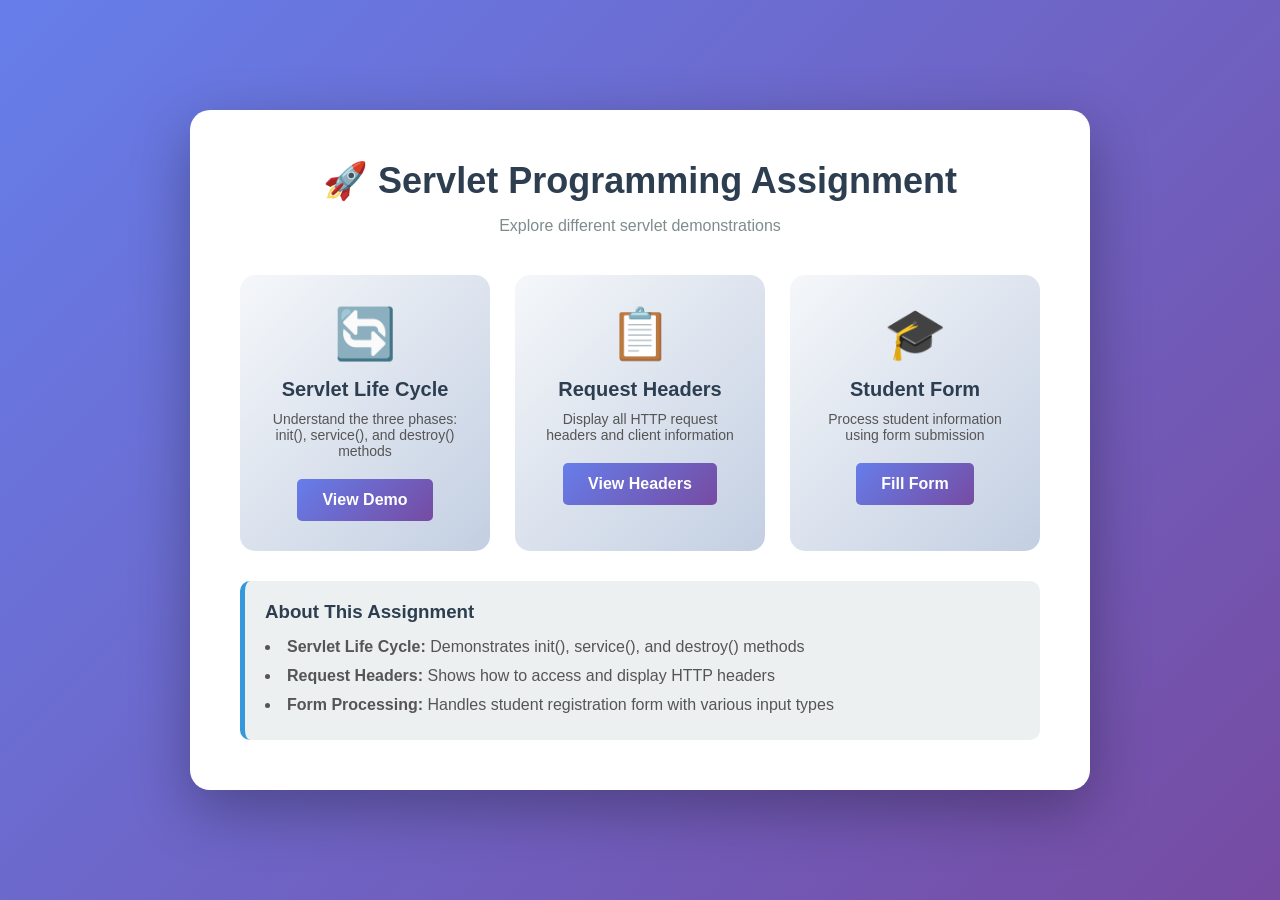
<file: ServletProject/index.html>
<!DOCTYPE html>
<html lang="en">
<head>
    <meta charset="UTF-8">
    <meta name="viewport" content="width=device-width, initial-scale=1.0">
    <title>Servlet Assignment - Home</title>
    <style>
        * {
            margin: 0;
            padding: 0;
            box-sizing: border-box;
        }
        
        body {
            font-family: 'Segoe UI', Tahoma, Geneva, Verdana, sans-serif;
            background: linear-gradient(135deg, #667eea 0%, #764ba2 100%);
            min-height: 100vh;
            display: flex;
            align-items: center;
            justify-content: center;
            padding: 20px;
        }
        
        .container {
            background: white;
            padding: 50px;
            border-radius: 20px;
            box-shadow: 0 20px 60px rgba(0,0,0,0.3);
            max-width: 900px;
            width: 100%;
        }
        
        h1 {
            color: #2c3e50;
            text-align: center;
            margin-bottom: 15px;
            font-size: 36px;
        }
        
        .subtitle {
            text-align: center;
            color: #7f8c8d;
            margin-bottom: 40px;
            font-size: 16px;
        }
        
        .cards {
            display: grid;
            grid-template-columns: repeat(auto-fit, minmax(250px, 1fr));
            gap: 25px;
            margin-top: 30px;
        }
        
        .card {
            background: linear-gradient(135deg, #f5f7fa 0%, #c3cfe2 100%);
            padding: 30px;
            border-radius: 15px;
            text-align: center;
            transition: transform 0.3s, box-shadow 0.3s;
            cursor: pointer;
        }
        
        .card:hover {
            transform: translateY(-10px);
            box-shadow: 0 15px 30px rgba(0,0,0,0.2);
        }
        
        .card-icon {
            font-size: 50px;
            margin-bottom: 15px;
        }
        
        .card h2 {
            color: #2c3e50;
            margin-bottom: 10px;
            font-size: 20px;
        }
        
        .card p {
            color: #555;
            font-size: 14px;
            margin-bottom: 20px;
        }
        
        .card a {
            display: inline-block;
            background: linear-gradient(135deg, #667eea 0%, #764ba2 100%);
            color: white;
            text-decoration: none;
            padding: 12px 25px;
            border-radius: 5px;
            font-weight: 600;
            transition: transform 0.3s;
        }
        
        .card a:hover {
            transform: scale(1.05);
        }
        
        .info {
            background: #ecf0f1;
            padding: 20px;
            border-radius: 10px;
            margin-top: 30px;
            border-left: 5px solid #3498db;
        }
        
        .info h3 {
            color: #2c3e50;
            margin-bottom: 10px;
        }
        
        .info ul {
            list-style-position: inside;
            color: #555;
            line-height: 1.8;
        }
    </style>
</head>
<body>
    <div class="container">
        <h1>🚀 Servlet Programming Assignment</h1>
        <p class="subtitle">Explore different servlet demonstrations</p>
        
        <div class="cards">
            <div class="card">
                <div class="card-icon">🔄</div>
                <h2>Servlet Life Cycle</h2>
                <p>Understand the three phases: init(), service(), and destroy() methods</p>
                <a href="LifeCycleServlet">View Demo</a>
            </div>
            
            <div class="card">
                <div class="card-icon">📋</div>
                <h2>Request Headers</h2>
                <p>Display all HTTP request headers and client information</p>
                <a href="RequestHeaderServlet">View Headers</a>
            </div>
            
            <div class="card">
                <div class="card-icon">🎓</div>
                <h2>Student Form</h2>
                <p>Process student information using form submission</p>
                <a href="student-form.html">Fill Form</a>
            </div>
        </div>
        
        <div class="info">
            <h3>About This Assignment</h3>
            <ul>
                <li><strong>Servlet Life Cycle:</strong> Demonstrates init(), service(), and destroy() methods</li>
                <li><strong>Request Headers:</strong> Shows how to access and display HTTP headers</li>
                <li><strong>Form Processing:</strong> Handles student registration form with various input types</li>
            </ul>
        </div>
    </div>
</body>
</html>
</file>
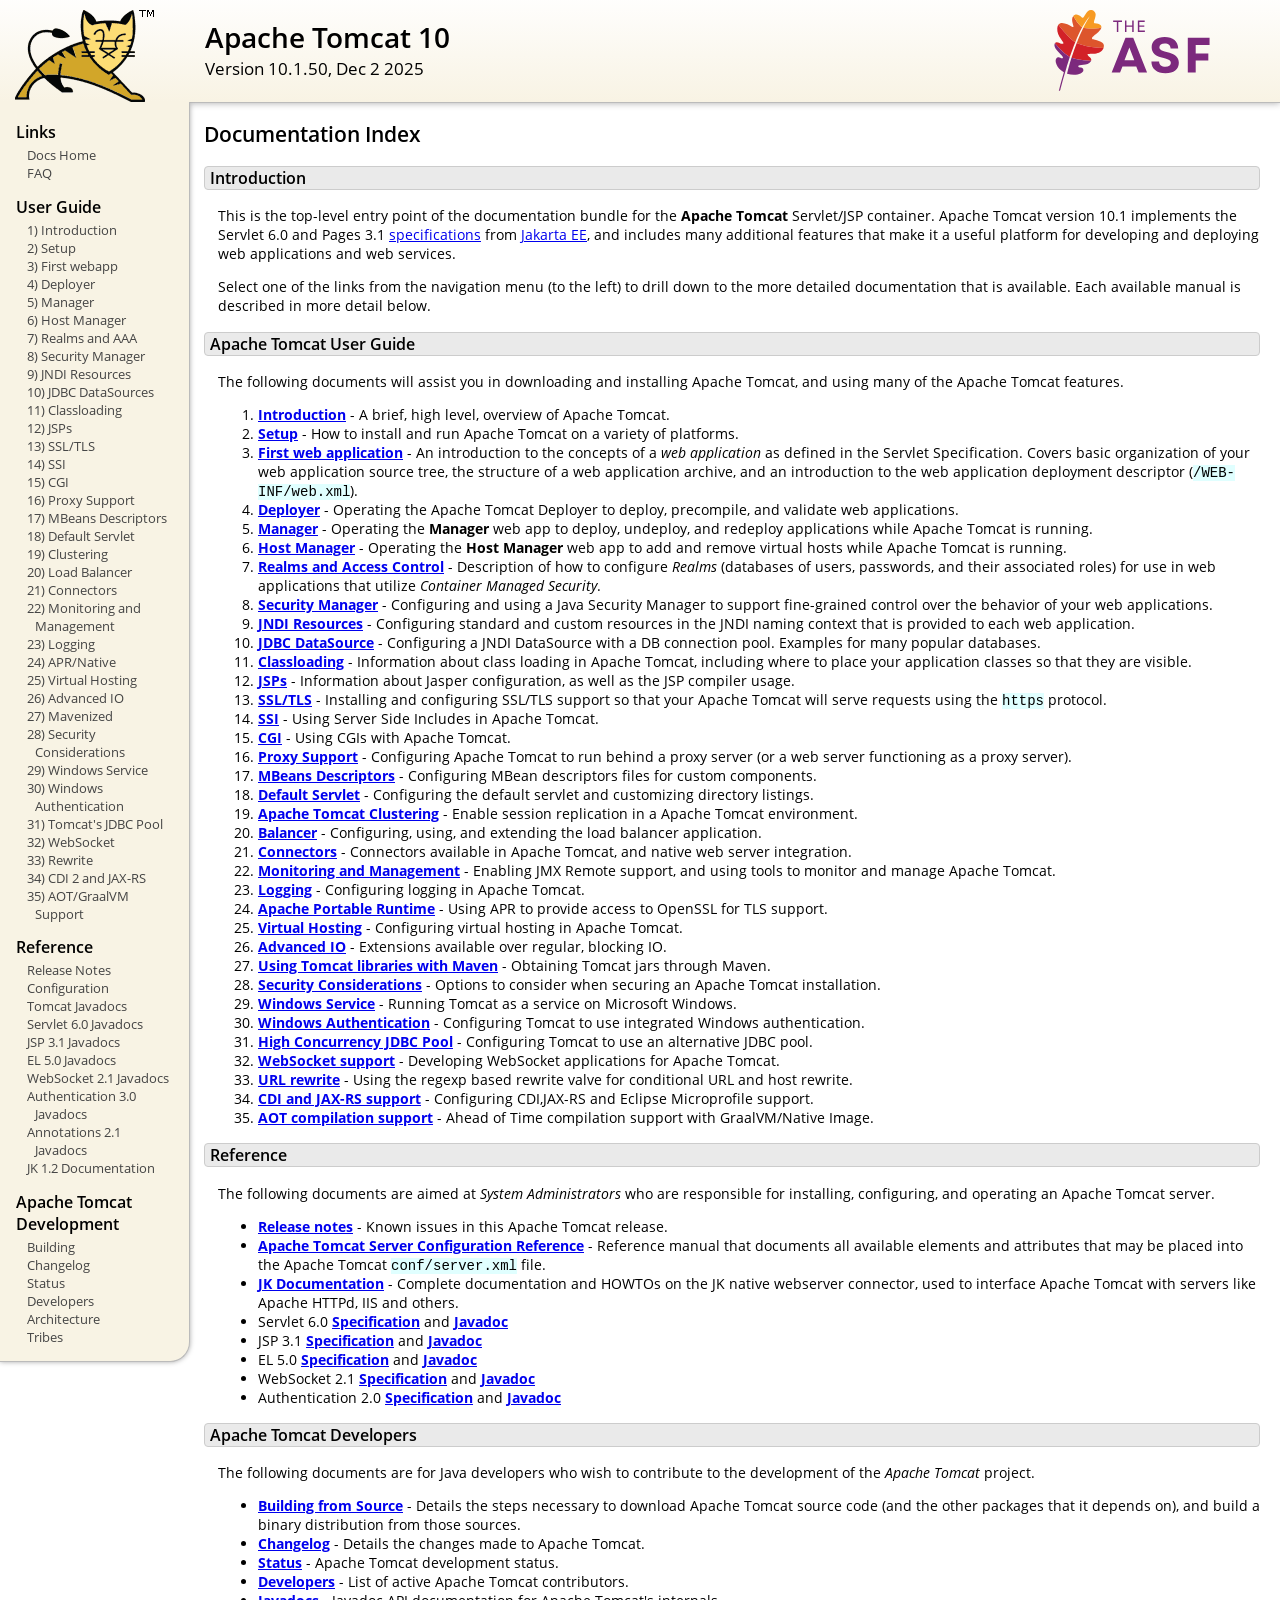
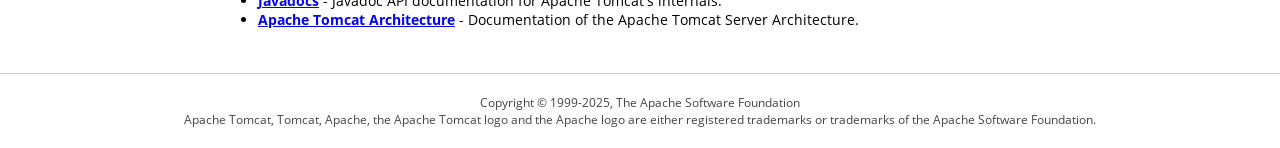
<file: apache-tomcat-10.1.50/webapps/docs/index.html>
<!DOCTYPE html SYSTEM "about:legacy-compat">
<html lang="en"><head><META http-equiv="Content-Type" content="text/html; charset=UTF-8"><link href="./images/docs-stylesheet.css" rel="stylesheet" type="text/css"><title>Apache Tomcat 10 (10.1.50) - Documentation Index</title></head><body><div id="wrapper"><header><div id="header"><div><div><div class="logo noPrint"><a href="https://tomcat.apache.org/"><img alt="Tomcat Home" src="./images/tomcat.png"></a></div><div style="height: 1px;"></div><div class="asfLogo noPrint"><a href="https://www.apache.org/" target="_blank"><img src="./images/asf-logo.svg" alt="The Apache Software Foundation" style="width: 266px; height: 83px;"></a></div><h1>Apache Tomcat 10</h1><div class="versionInfo">
            Version 10.1.50,
            <time datetime="2025-12-02">Dec 2 2025</time></div><div style="height: 1px;"></div><div style="clear: left;"></div></div></div></div></header><div id="middle"><div><div id="mainLeft" class="noprint"><div><nav><div><h2>Links</h2><ul><li><a href="index.html">Docs Home</a></li><li><a href="https://cwiki.apache.org/confluence/display/TOMCAT/FAQ">FAQ</a></li></ul></div><div><h2>User Guide</h2><ul><li><a href="introduction.html">1) Introduction</a></li><li><a href="setup.html">2) Setup</a></li><li><a href="appdev/index.html">3) First webapp</a></li><li><a href="deployer-howto.html">4) Deployer</a></li><li><a href="manager-howto.html">5) Manager</a></li><li><a href="host-manager-howto.html">6) Host Manager</a></li><li><a href="realm-howto.html">7) Realms and AAA</a></li><li><a href="security-manager-howto.html">8) Security Manager</a></li><li><a href="jndi-resources-howto.html">9) JNDI Resources</a></li><li><a href="jndi-datasource-examples-howto.html">10) JDBC DataSources</a></li><li><a href="class-loader-howto.html">11) Classloading</a></li><li><a href="jasper-howto.html">12) JSPs</a></li><li><a href="ssl-howto.html">13) SSL/TLS</a></li><li><a href="ssi-howto.html">14) SSI</a></li><li><a href="cgi-howto.html">15) CGI</a></li><li><a href="proxy-howto.html">16) Proxy Support</a></li><li><a href="mbeans-descriptors-howto.html">17) MBeans Descriptors</a></li><li><a href="default-servlet.html">18) Default Servlet</a></li><li><a href="cluster-howto.html">19) Clustering</a></li><li><a href="balancer-howto.html">20) Load Balancer</a></li><li><a href="connectors.html">21) Connectors</a></li><li><a href="monitoring.html">22) Monitoring and Management</a></li><li><a href="logging.html">23) Logging</a></li><li><a href="apr.html">24) APR/Native</a></li><li><a href="virtual-hosting-howto.html">25) Virtual Hosting</a></li><li><a href="aio.html">26) Advanced IO</a></li><li><a href="maven-jars.html">27) Mavenized</a></li><li><a href="security-howto.html">28) Security Considerations</a></li><li><a href="windows-service-howto.html">29) Windows Service</a></li><li><a href="windows-auth-howto.html">30) Windows Authentication</a></li><li><a href="jdbc-pool.html">31) Tomcat's JDBC Pool</a></li><li><a href="web-socket-howto.html">32) WebSocket</a></li><li><a href="rewrite.html">33) Rewrite</a></li><li><a href="cdi.html">34) CDI 2 and JAX-RS</a></li><li><a href="graal.html">35) AOT/GraalVM Support</a></li></ul></div><div><h2>Reference</h2><ul><li><a href="RELEASE-NOTES.txt">Release Notes</a></li><li><a href="config/index.html">Configuration</a></li><li><a href="api/index.html">Tomcat Javadocs</a></li><li><a href="servletapi/index.html">Servlet 6.0 Javadocs</a></li><li><a href="jspapi/index.html">JSP 3.1 Javadocs</a></li><li><a href="elapi/index.html">EL 5.0 Javadocs</a></li><li><a href="websocketapi/index.html">WebSocket 2.1 Javadocs</a></li><li><a href="jaspicapi/index.html">Authentication 3.0 Javadocs</a></li><li><a href="annotationapi/index.html">Annotations 2.1 Javadocs</a></li><li><a href="https://tomcat.apache.org/connectors-doc/">JK 1.2 Documentation</a></li></ul></div><div><h2>Apache Tomcat Development</h2><ul><li><a href="building.html">Building</a></li><li><a href="changelog.html">Changelog</a></li><li><a href="https://cwiki.apache.org/confluence/display/TOMCAT/Tomcat+Versions">Status</a></li><li><a href="developers.html">Developers</a></li><li><a href="architecture/index.html">Architecture</a></li><li><a href="tribes/introduction.html">Tribes</a></li></ul></div></nav></div></div><div id="mainRight"><div id="content"><h2>Documentation Index</h2><h3 id="Introduction">Introduction</h3><div class="text">

<p>This is the top-level entry point of the documentation bundle for the
<strong>Apache Tomcat</strong> Servlet/JSP container.  Apache Tomcat version
10.1 implements the Servlet 6.0 and Pages 3.1
<a href="https://cwiki.apache.org/confluence/display/TOMCAT/Specifications">specifications</a> from
<a href="https://jakarta.ee/">Jakarta EE</a>, and includes many
additional features that make it a useful platform for developing and deploying
web applications and web services.</p>

<p>Select one of the links from the navigation menu (to the left) to drill
down to the more detailed documentation that is available.  Each available
manual is described in more detail below.</p>

</div><h3 id="Apache_Tomcat_User_Guide">Apache Tomcat User Guide</h3><div class="text">

<p>The following documents will assist you in downloading and installing
Apache Tomcat, and using many of the Apache Tomcat features.</p>

<ol>
<li><a href="introduction.html"><strong>Introduction</strong></a> - A
    brief, high level, overview of Apache Tomcat.</li>
<li><a href="setup.html"><strong>Setup</strong></a> - How to install and run
    Apache Tomcat on a variety of platforms.</li>
<li><a href="appdev/index.html"><strong>First web application</strong></a>
    - An introduction to the concepts of a <em>web application</em> as defined
    in the Servlet Specification.  Covers basic organization of your web application
    source tree, the structure of a web application archive, and an
    introduction to the web application deployment descriptor
    (<code>/WEB-INF/web.xml</code>).</li>
<li><a href="deployer-howto.html"><strong>Deployer</strong></a> -
    Operating the Apache Tomcat Deployer to deploy, precompile, and validate web
    applications.</li>
<li><a href="manager-howto.html"><strong>Manager</strong></a> -
    Operating the <strong>Manager</strong> web app to deploy, undeploy, and
    redeploy applications while Apache Tomcat is running.</li>
<li><a href="host-manager-howto.html"><strong>Host Manager</strong></a> -
    Operating the <strong>Host Manager</strong> web app to add and remove
    virtual hosts while Apache Tomcat is running.</li>
<li><a href="realm-howto.html"><strong>Realms and Access Control</strong></a>
    - Description of how to configure <em>Realms</em> (databases of users,
    passwords, and their associated roles) for use in web applications that
    utilize <em>Container Managed Security</em>.</li>
<li><a href="security-manager-howto.html"><strong>Security Manager</strong></a>
    - Configuring and using a Java Security Manager to
    support fine-grained control over the behavior of your web applications.
    </li>
<li><a href="jndi-resources-howto.html"><strong>JNDI Resources</strong></a>
    - Configuring standard and custom resources in the JNDI naming context
    that is provided to each web application.</li>
<li><a href="jndi-datasource-examples-howto.html">
    <strong>JDBC DataSource</strong></a>
    - Configuring a JNDI DataSource with a DB connection pool.
    Examples for many popular databases.</li>
<li><a href="class-loader-howto.html"><strong>Classloading</strong></a>
    - Information about class loading in Apache Tomcat, including where to place
    your application classes so that they are visible.</li>
<li><a href="jasper-howto.html"><strong>JSPs</strong></a>
    - Information about Jasper configuration, as well as the JSP compiler
    usage.</li>
<li><a href="ssl-howto.html"><strong>SSL/TLS</strong></a> -
    Installing and configuring SSL/TLS support so that your Apache Tomcat will
    serve requests using the <code>https</code> protocol.</li>
<li><a href="ssi-howto.html"><strong>SSI</strong></a> -
    Using Server Side Includes in Apache Tomcat.</li>
<li><a href="cgi-howto.html"><strong>CGI</strong></a> -
    Using CGIs with Apache Tomcat.</li>
<li><a href="proxy-howto.html"><strong>Proxy Support</strong></a> -
    Configuring Apache Tomcat to run behind a proxy server (or a web server
    functioning as a proxy server).</li>
<li><a href="mbeans-descriptors-howto.html"><strong>MBeans Descriptors</strong></a> -
    Configuring MBean descriptors files for custom components.</li>
<li><a href="default-servlet.html"><strong>Default Servlet</strong></a> -
    Configuring the default servlet and customizing directory listings.</li>
<li><a href="cluster-howto.html"><strong>Apache Tomcat Clustering</strong></a> -
    Enable session replication in a Apache Tomcat environment.</li>
<li><a href="balancer-howto.html"><strong>Balancer</strong></a> -
    Configuring, using, and extending the load balancer application.</li>
<li><a href="connectors.html"><strong>Connectors</strong></a> -
    Connectors available in Apache Tomcat, and native web server integration.</li>
<li><a href="monitoring.html"><strong>Monitoring and Management</strong></a> -
    Enabling JMX Remote support, and using tools to monitor and manage Apache Tomcat.</li>
<li><a href="logging.html"><strong>Logging</strong></a> -
    Configuring logging in Apache Tomcat.</li>
<li><a href="apr.html"><strong>Apache Portable Runtime</strong></a> -
    Using APR to provide access to OpenSSL for TLS support.</li>
<li><a href="virtual-hosting-howto.html"><strong>Virtual Hosting</strong></a> -
    Configuring virtual hosting in Apache Tomcat.</li>
<li><a href="aio.html"><strong>Advanced IO</strong></a> -
    Extensions available over regular, blocking IO.</li>
<li><a href="maven-jars.html"><strong>Using Tomcat libraries with Maven</strong></a> -
    Obtaining Tomcat jars through Maven.</li>
<li><a href="security-howto.html"><strong>Security Considerations</strong></a> -
    Options to consider when securing an Apache Tomcat installation.</li>
<li><a href="windows-service-howto.html"><strong>Windows Service</strong></a> -
    Running Tomcat as a service on Microsoft Windows.</li>
<li><a href="windows-auth-howto.html"><strong>Windows Authentication</strong></a> -
    Configuring Tomcat to use integrated Windows authentication.</li>
<li><a href="jdbc-pool.html"><strong>High Concurrency JDBC Pool</strong></a> -
    Configuring Tomcat to use an alternative JDBC pool.</li>
<li><a href="web-socket-howto.html"><strong>WebSocket support</strong></a> -
    Developing WebSocket applications for Apache Tomcat.</li>
<li><a href="rewrite.html"><strong>URL rewrite</strong></a> -
    Using the regexp based rewrite valve for conditional URL and host rewrite.</li>
<li><a href="cdi.html"><strong>CDI and JAX-RS support</strong></a> -
    Configuring CDI,JAX-RS and Eclipse Microprofile support.</li>
<li><a href="graal.html"><strong>AOT compilation support</strong></a> -
    Ahead of Time compilation support with GraalVM/Native Image.</li>
</ol>

</div><h3 id="Reference">Reference</h3><div class="text">

<p>The following documents are aimed at <em>System Administrators</em> who
are responsible for installing, configuring, and operating an Apache Tomcat server.
</p>
<ul>
<li><a href="RELEASE-NOTES.txt"><strong>Release notes</strong></a>
    - Known issues in this Apache Tomcat release.
    </li>
<li><a href="config/index.html"><strong>Apache Tomcat Server Configuration Reference</strong></a>
    - Reference manual that documents all available elements and attributes
      that may be placed into the Apache Tomcat <code>conf/server.xml</code> file.
    </li>
<li><a href="https://tomcat.apache.org/connectors-doc/index.html"><strong>JK Documentation</strong></a>
    - Complete documentation and HOWTOs on the JK native webserver connector,
      used to interface Apache Tomcat with servers like Apache HTTPd, IIS
      and others.</li>
<li>Servlet 6.0
    <a href="https://jakarta.ee/specifications/servlet/6.0/">
    <strong>Specification</strong></a> and
    <a href="https://jakarta.ee/specifications/servlet/6.0/apidocs">
    <strong>Javadoc</strong></a>
    </li>
<li>JSP 3.1
    <a href="https://jakarta.ee/specifications/pages/3.1/">
    <strong>Specification</strong></a> and
    <a href="https://jakarta.ee/specifications/pages/3.1/apidocs">
    <strong>Javadoc</strong></a>
    </li>
<li>EL 5.0
    <a href="https://jakarta.ee/specifications/expression-language/5.0/">
    <strong>Specification</strong></a> and
    <a href="https://jakarta.ee/specifications/expression-language/5.0/apidocs">
    <strong>Javadoc</strong></a>
    </li>
<li>WebSocket 2.1
    <a href="https://jakarta.ee/specifications/websocket/2.1/">
    <strong>Specification</strong></a> and
    <a href="https://jakarta.ee/specifications/websocket/2.1/apidocs">
    <strong>Javadoc</strong></a>
    </li>
<li>Authentication 2.0
    <a href="https://jakarta.ee/specifications/authentication/2.0/">
    <strong>Specification</strong></a> and
    <a href="https://jakarta.ee/specifications/authentication/2.0/apidocs">
    <strong>Javadoc</strong></a>
    </li>
</ul>

</div><h3 id="Apache_Tomcat_Developers">Apache Tomcat Developers</h3><div class="text">

<p>The following documents are for Java developers who wish to contribute to
the development of the <em>Apache Tomcat</em> project.</p>
<ul>
<li><a href="building.html"><strong>Building from Source</strong></a> -
    Details the steps necessary to download Apache Tomcat source code (and the
    other packages that it depends on), and build a binary distribution from
    those sources.
    </li>
<li><a href="changelog.html"><strong>Changelog</strong></a> - Details the
    changes made to Apache Tomcat.
    </li>
<li><a href="https://cwiki.apache.org/confluence/display/TOMCAT/Tomcat+Versions"><strong>Status</strong></a> -
    Apache Tomcat development status.
    </li>
<li><a href="developers.html"><strong>Developers</strong></a> - List of active
    Apache Tomcat contributors.
    </li>
<li><a href="api/index.html"><strong>Javadocs</strong></a>
    - Javadoc API documentation for Apache Tomcat's internals.</li>
<li><a href="architecture/index.html"><strong>Apache Tomcat Architecture</strong></a>
    - Documentation of the Apache Tomcat Server Architecture.</li>
</ul>

</div></div></div></div></div><footer><div id="footer">
    Copyright &copy; 1999-2025, The Apache Software Foundation
    <br>
    Apache Tomcat, Tomcat, Apache, the Apache Tomcat logo and the Apache logo
    are either registered trademarks or trademarks of the Apache Software
    Foundation.
    </div></footer></div></body></html>
</file>
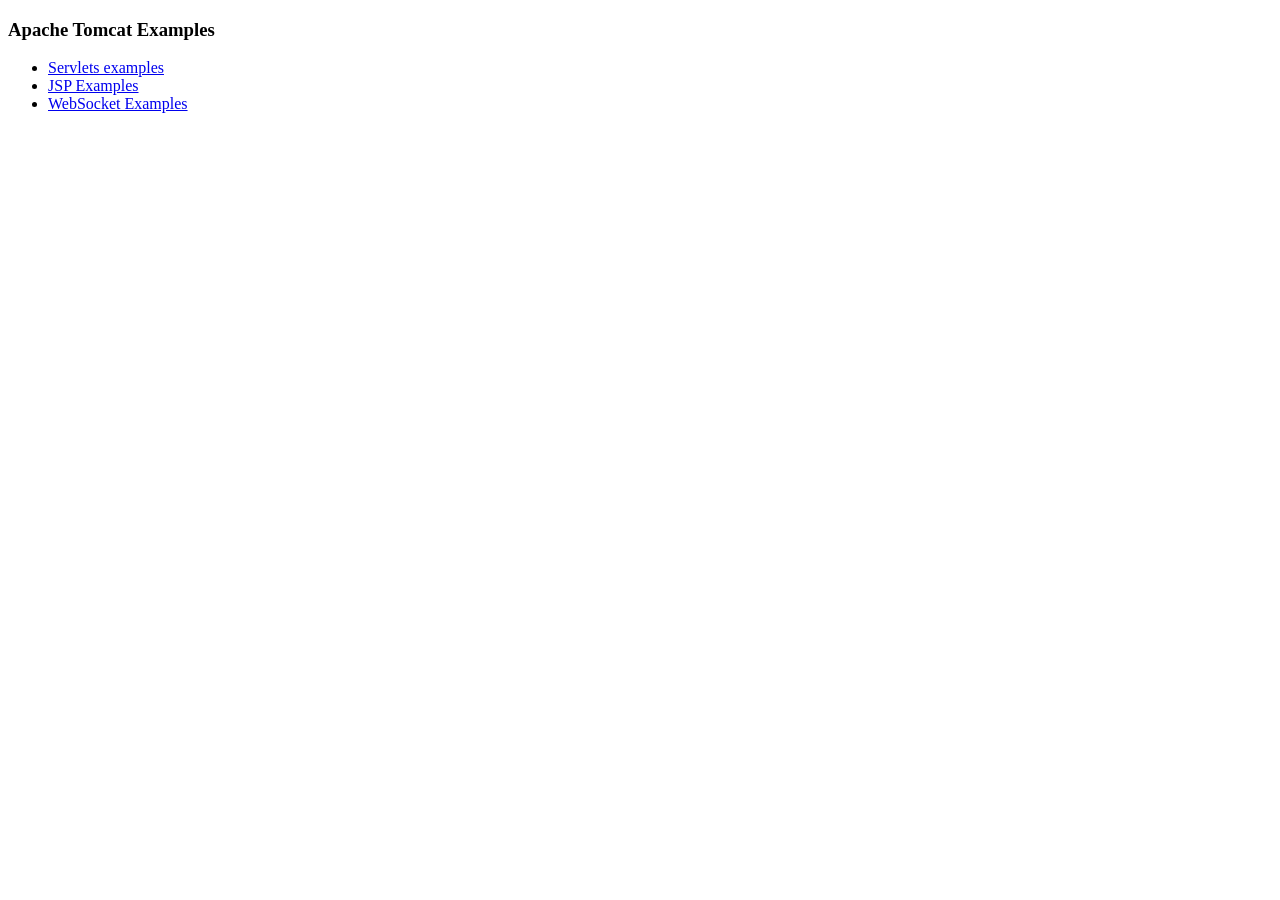
<file: apache-tomcat-10.1.50/webapps/examples/index.html>
<!--
  Licensed to the Apache Software Foundation (ASF) under one or more
  contributor license agreements.  See the NOTICE file distributed with
  this work for additional information regarding copyright ownership.
  The ASF licenses this file to You under the Apache License, Version 2.0
  (the "License"); you may not use this file except in compliance with
  the License.  You may obtain a copy of the License at

      http://www.apache.org/licenses/LICENSE-2.0

  Unless required by applicable law or agreed to in writing, software
  distributed under the License is distributed on an "AS IS" BASIS,
  WITHOUT WARRANTIES OR CONDITIONS OF ANY KIND, either express or implied.
  See the License for the specific language governing permissions and
  limitations under the License.
-->
<!DOCTYPE HTML><html lang="en"><head>
<meta charset="UTF-8">
<title>Apache Tomcat Examples</title>
</head>
<body>
<p>
<h3>Apache Tomcat Examples</H3>
<p></p>
<ul>
<li><a href="servlets">Servlets examples</a></li>
<li><a href="jsp">JSP Examples</a></li>
<li><a href="websocket/index.xhtml">WebSocket Examples</a></li>
</ul>
</body></html>
</file>
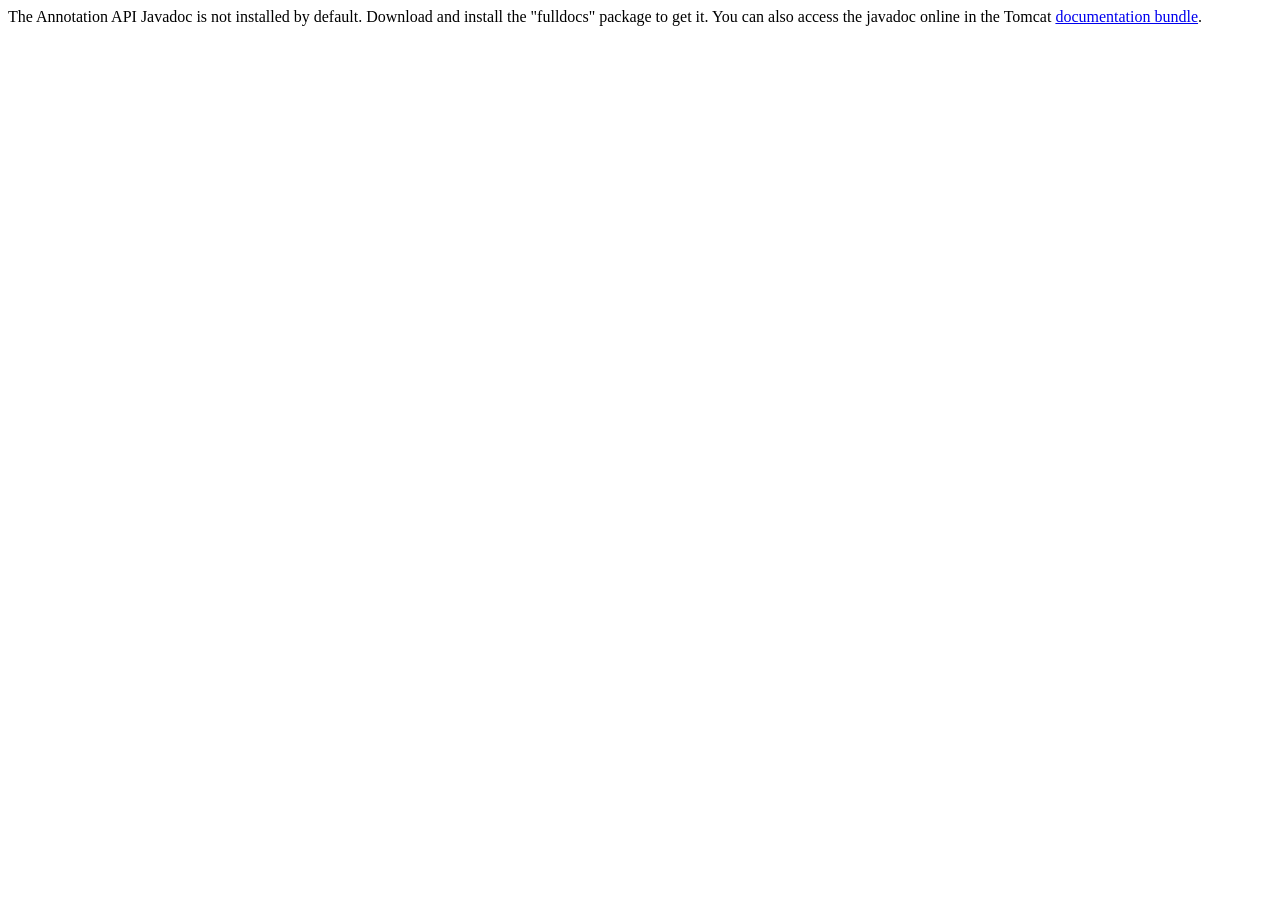
<file: apache-tomcat-10.1.50/webapps/docs/annotationapi/index.html>
<!--
  Licensed to the Apache Software Foundation (ASF) under one or more
  contributor license agreements.  See the NOTICE file distributed with
  this work for additional information regarding copyright ownership.
  The ASF licenses this file to You under the Apache License, Version 2.0
  (the "License"); you may not use this file except in compliance with
  the License.  You may obtain a copy of the License at

      http://www.apache.org/licenses/LICENSE-2.0

  Unless required by applicable law or agreed to in writing, software
  distributed under the License is distributed on an "AS IS" BASIS,
  WITHOUT WARRANTIES OR CONDITIONS OF ANY KIND, either express or implied.
  See the License for the specific language governing permissions and
  limitations under the License.
-->
<!DOCTYPE html>
<html>
<head>
    <meta charset="UTF-8" />
    <title>API docs</title>
</head>

<body>

The Annotation API Javadoc is not installed by default. Download and install
the "fulldocs" package to get it.

You can also access the javadoc online in the Tomcat
<a href="https://tomcat.apache.org/tomcat-10.1-doc/">
    documentation bundle</a>.

</body>
</html>
</file>
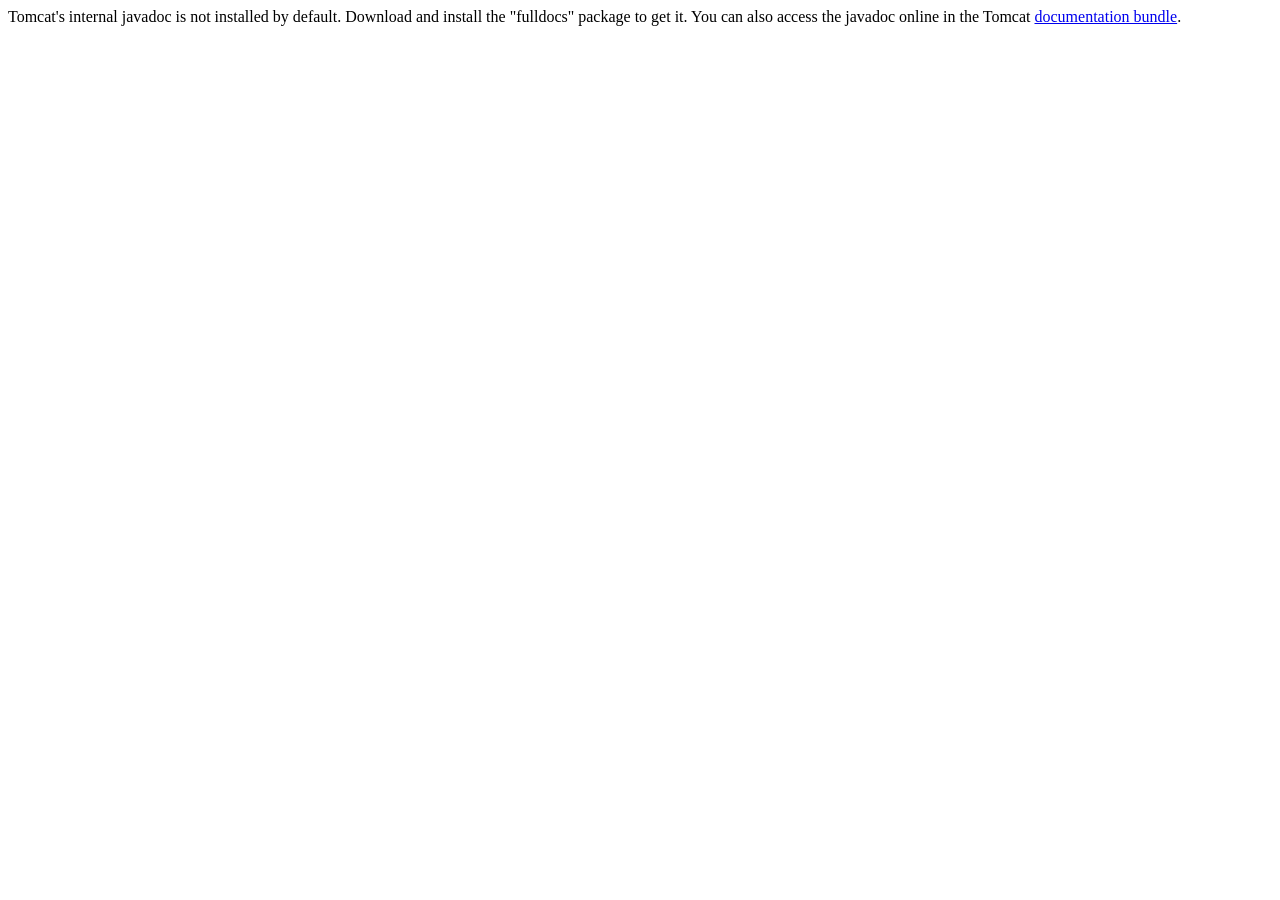
<file: apache-tomcat-10.1.50/webapps/docs/api/index.html>
<!--
  Licensed to the Apache Software Foundation (ASF) under one or more
  contributor license agreements.  See the NOTICE file distributed with
  this work for additional information regarding copyright ownership.
  The ASF licenses this file to You under the Apache License, Version 2.0
  (the "License"); you may not use this file except in compliance with
  the License.  You may obtain a copy of the License at

      http://www.apache.org/licenses/LICENSE-2.0

  Unless required by applicable law or agreed to in writing, software
  distributed under the License is distributed on an "AS IS" BASIS,
  WITHOUT WARRANTIES OR CONDITIONS OF ANY KIND, either express or implied.
  See the License for the specific language governing permissions and
  limitations under the License.
-->
<!DOCTYPE html>
<html>
    <head>
    <meta charset="UTF-8" />
    <title>API docs</title>
</head>

<body>

Tomcat's internal javadoc is not installed by default. Download and install
the "fulldocs" package to get it.

You can also access the javadoc online in the Tomcat
<a href="https://tomcat.apache.org/tomcat-10.1-doc/">
documentation bundle</a>.

</body>
</html>
</file>
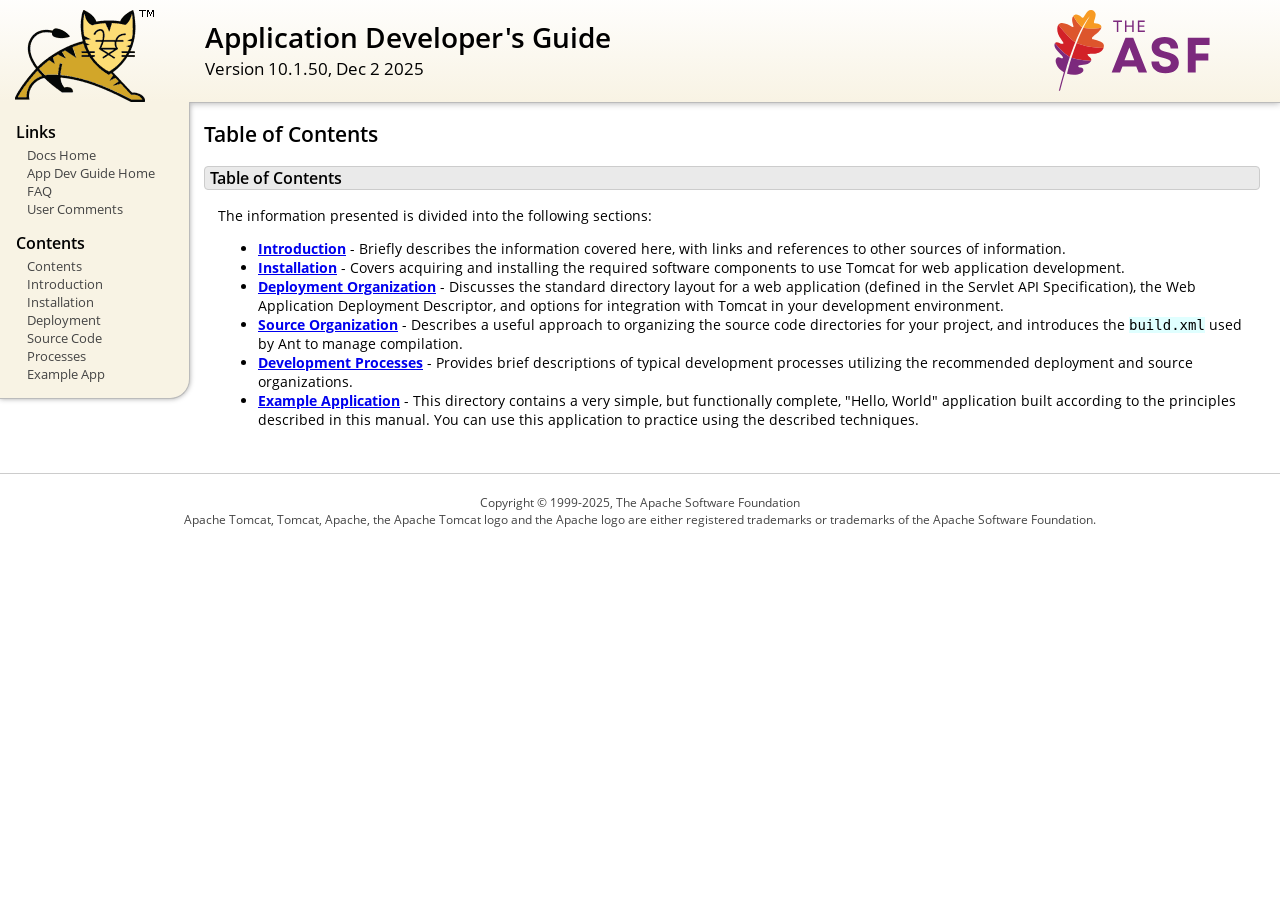
<file: apache-tomcat-10.1.50/webapps/docs/appdev/index.html>
<!DOCTYPE html SYSTEM "about:legacy-compat">
<html lang="en"><head><META http-equiv="Content-Type" content="text/html; charset=UTF-8"><link href="../images/docs-stylesheet.css" rel="stylesheet" type="text/css"><title>Application Developer's Guide (10.1.50) - Table of Contents</title></head><body><div id="wrapper"><header><div id="header"><div><div><div class="logo noPrint"><a href="https://tomcat.apache.org/"><img alt="Tomcat Home" src="../images/tomcat.png"></a></div><div style="height: 1px;"></div><div class="asfLogo noPrint"><a href="https://www.apache.org/" target="_blank"><img src="../images/asf-logo.svg" alt="The Apache Software Foundation" style="width: 266px; height: 83px;"></a></div><h1>Application Developer's Guide</h1><div class="versionInfo">
            Version 10.1.50,
            <time datetime="2025-12-02">Dec 2 2025</time></div><div style="height: 1px;"></div><div style="clear: left;"></div></div></div></div></header><div id="middle"><div><div id="mainLeft" class="noprint"><div><nav><div><h2>Links</h2><ul><li><a href="../index.html">Docs Home</a></li><li><a href="index.html">App Dev Guide Home</a></li><li><a href="https://cwiki.apache.org/confluence/display/TOMCAT/FAQ">FAQ</a></li><li><a href="#comments_section">User Comments</a></li></ul></div><div><h2>Contents</h2><ul><li><a href="index.html">Contents</a></li><li><a href="introduction.html">Introduction</a></li><li><a href="installation.html">Installation</a></li><li><a href="deployment.html">Deployment</a></li><li><a href="source.html">Source Code</a></li><li><a href="processes.html">Processes</a></li><li><a href="sample/">Example App</a></li></ul></div></nav></div></div><div id="mainRight"><div id="content"><h2>Table of Contents</h2><h3 id="Table_of_Contents">Table of Contents</h3><div class="text">

<p>The information presented is divided into the following sections:</p>
<ul>
<li><a href="introduction.html"><strong>Introduction</strong></a> -
    Briefly describes the information covered here, with
    links and references to other sources of information.</li>
<li><a href="installation.html"><strong>Installation</strong></a> -
    Covers acquiring and installing the required software
    components to use Tomcat for web application development.</li>
<li><a href="deployment.html"><strong>Deployment Organization</strong></a> -
    Discusses the standard directory layout for a web application
    (defined in the Servlet API Specification), the Web Application
    Deployment Descriptor, and options for integration with Tomcat
    in your development environment.</li>
<li><a href="source.html"><strong>Source Organization</strong></a> -
    Describes a useful approach to organizing the source code
    directories for your project, and introduces the
    <code>build.xml</code> used by Ant to manage compilation.</li>
<li><a href="processes.html"><strong>Development Processes</strong></a> -
    Provides brief descriptions of typical development processes
    utilizing the recommended deployment and source organizations.</li>
<li><a href="sample/" target="_blank"><strong>Example Application</strong></a> -
    This directory contains a very simple, but functionally complete,
    "Hello, World" application built according to the principles
    described in this manual.  You can use this application to
    practice using the described techniques.</li>
</ul>

</div></div></div></div></div><footer><div id="footer">
    Copyright &copy; 1999-2025, The Apache Software Foundation
    <br>
    Apache Tomcat, Tomcat, Apache, the Apache Tomcat logo and the Apache logo
    are either registered trademarks or trademarks of the Apache Software
    Foundation.
    </div></footer></div></body></html>
</file>
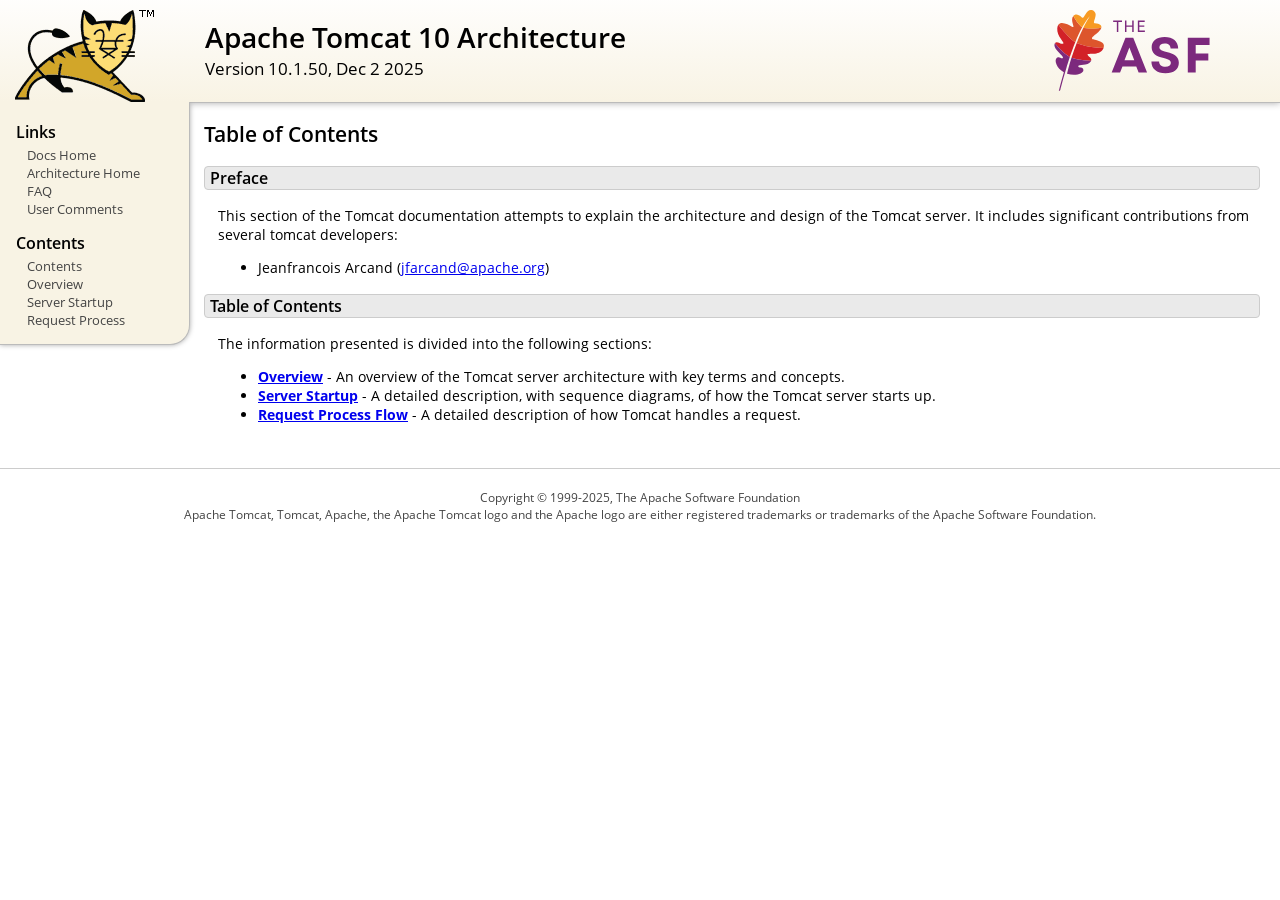
<file: apache-tomcat-10.1.50/webapps/docs/architecture/index.html>
<!DOCTYPE html SYSTEM "about:legacy-compat">
<html lang="en"><head><META http-equiv="Content-Type" content="text/html; charset=UTF-8"><link href="../images/docs-stylesheet.css" rel="stylesheet" type="text/css"><title>Apache Tomcat 10 Architecture (10.1.50) - Table of Contents</title></head><body><div id="wrapper"><header><div id="header"><div><div><div class="logo noPrint"><a href="https://tomcat.apache.org/"><img alt="Tomcat Home" src="../images/tomcat.png"></a></div><div style="height: 1px;"></div><div class="asfLogo noPrint"><a href="https://www.apache.org/" target="_blank"><img src="../images/asf-logo.svg" alt="The Apache Software Foundation" style="width: 266px; height: 83px;"></a></div><h1>Apache Tomcat 10 Architecture</h1><div class="versionInfo">
            Version 10.1.50,
            <time datetime="2025-12-02">Dec 2 2025</time></div><div style="height: 1px;"></div><div style="clear: left;"></div></div></div></div></header><div id="middle"><div><div id="mainLeft" class="noprint"><div><nav><div><h2>Links</h2><ul><li><a href="../index.html">Docs Home</a></li><li><a href="index.html">Architecture Home</a></li><li><a href="https://cwiki.apache.org/confluence/display/TOMCAT/FAQ">FAQ</a></li><li><a href="#comments_section">User Comments</a></li></ul></div><div><h2>Contents</h2><ul><li><a href="index.html">Contents</a></li><li><a href="overview.html">Overview</a></li><li><a href="startup.html">Server Startup</a></li><li><a href="requestProcess.html">Request Process</a></li></ul></div></nav></div></div><div id="mainRight"><div id="content"><h2>Table of Contents</h2><h3 id="Preface">Preface</h3><div class="text">

<p>This section of the Tomcat documentation attempts to explain
the architecture and design of the Tomcat server.  It includes significant
contributions from several tomcat developers:
</p>
<ul>
<li>Jeanfrancois Arcand
    (<a href="mailto:jfarcand@apache.org">jfarcand@apache.org</a>)</li>
</ul>

</div><h3 id="Table_of_Contents">Table of Contents</h3><div class="text">

<p>The information presented is divided into the following sections:</p>
<ul>
<li><a href="overview.html"><strong>Overview</strong></a> -
    An overview of the Tomcat server architecture with key terms
    and concepts.</li>
<li><a href="startup.html"><strong>Server Startup</strong></a> -
    A detailed description, with sequence diagrams, of how the Tomcat
    server starts up.</li>
<li><a href="requestProcess.html"><strong>Request Process Flow</strong></a> -
    A detailed description of how Tomcat handles a request.</li>
</ul>

</div></div></div></div></div><footer><div id="footer">
    Copyright &copy; 1999-2025, The Apache Software Foundation
    <br>
    Apache Tomcat, Tomcat, Apache, the Apache Tomcat logo and the Apache logo
    are either registered trademarks or trademarks of the Apache Software
    Foundation.
    </div></footer></div></body></html>
</file>
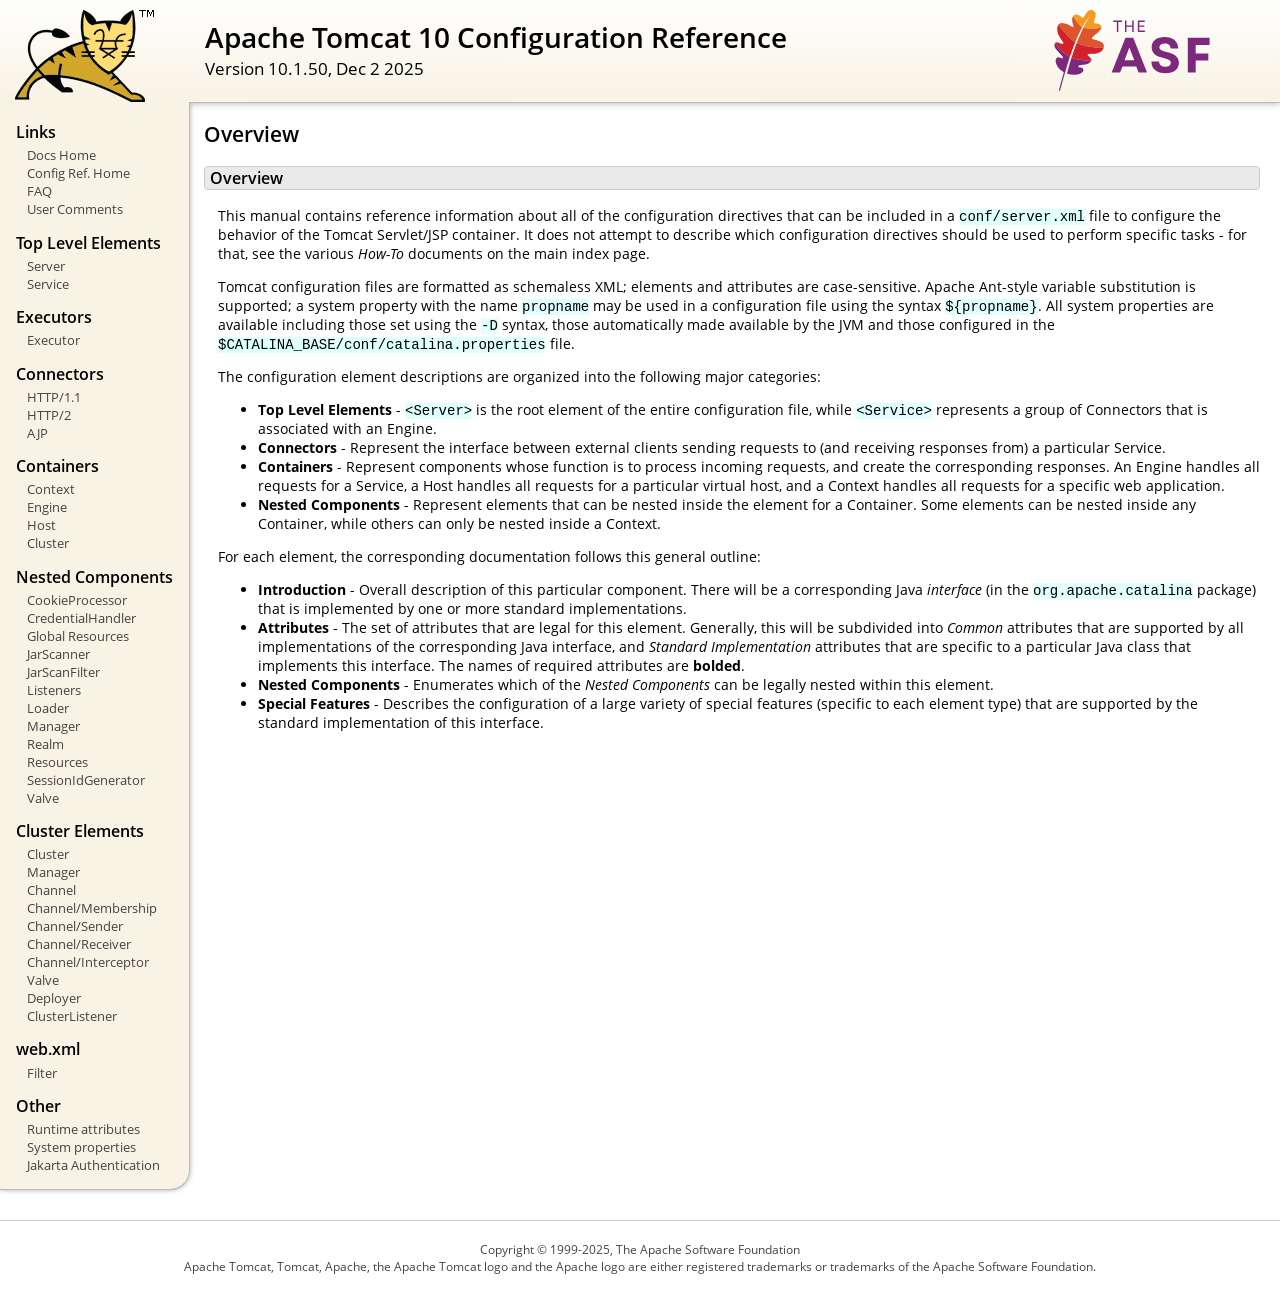
<file: apache-tomcat-10.1.50/webapps/docs/config/index.html>
<!DOCTYPE html SYSTEM "about:legacy-compat">
<html lang="en"><head><META http-equiv="Content-Type" content="text/html; charset=UTF-8"><link href="../images/docs-stylesheet.css" rel="stylesheet" type="text/css"><title>Apache Tomcat 10 Configuration Reference (10.1.50) - Overview</title></head><body><div id="wrapper"><header><div id="header"><div><div><div class="logo noPrint"><a href="https://tomcat.apache.org/"><img alt="Tomcat Home" src="../images/tomcat.png"></a></div><div style="height: 1px;"></div><div class="asfLogo noPrint"><a href="https://www.apache.org/" target="_blank"><img src="../images/asf-logo.svg" alt="The Apache Software Foundation" style="width: 266px; height: 83px;"></a></div><h1>Apache Tomcat 10 Configuration Reference</h1><div class="versionInfo">
            Version 10.1.50,
            <time datetime="2025-12-02">Dec 2 2025</time></div><div style="height: 1px;"></div><div style="clear: left;"></div></div></div></div></header><div id="middle"><div><div id="mainLeft" class="noprint"><div><nav><div><h2>Links</h2><ul><li><a href="../index.html">Docs Home</a></li><li><a href="index.html">Config Ref. Home</a></li><li><a href="https://cwiki.apache.org/confluence/display/TOMCAT/FAQ">FAQ</a></li><li><a href="#comments_section">User Comments</a></li></ul></div><div><h2>Top Level Elements</h2><ul><li><a href="server.html">Server</a></li><li><a href="service.html">Service</a></li></ul></div><div><h2>Executors</h2><ul><li><a href="executor.html">Executor</a></li></ul></div><div><h2>Connectors</h2><ul><li><a href="http.html">HTTP/1.1</a></li><li><a href="http2.html">HTTP/2</a></li><li><a href="ajp.html">AJP</a></li></ul></div><div><h2>Containers</h2><ul><li><a href="context.html">Context</a></li><li><a href="engine.html">Engine</a></li><li><a href="host.html">Host</a></li><li><a href="cluster.html">Cluster</a></li></ul></div><div><h2>Nested Components</h2><ul><li><a href="cookie-processor.html">CookieProcessor</a></li><li><a href="credentialhandler.html">CredentialHandler</a></li><li><a href="globalresources.html">Global Resources</a></li><li><a href="jar-scanner.html">JarScanner</a></li><li><a href="jar-scan-filter.html">JarScanFilter</a></li><li><a href="listeners.html">Listeners</a></li><li><a href="loader.html">Loader</a></li><li><a href="manager.html">Manager</a></li><li><a href="realm.html">Realm</a></li><li><a href="resources.html">Resources</a></li><li><a href="sessionidgenerator.html">SessionIdGenerator</a></li><li><a href="valve.html">Valve</a></li></ul></div><div><h2>Cluster Elements</h2><ul><li><a href="cluster.html">Cluster</a></li><li><a href="cluster-manager.html">Manager</a></li><li><a href="cluster-channel.html">Channel</a></li><li><a href="cluster-membership.html">Channel/Membership</a></li><li><a href="cluster-sender.html">Channel/Sender</a></li><li><a href="cluster-receiver.html">Channel/Receiver</a></li><li><a href="cluster-interceptor.html">Channel/Interceptor</a></li><li><a href="cluster-valve.html">Valve</a></li><li><a href="cluster-deployer.html">Deployer</a></li><li><a href="cluster-listener.html">ClusterListener</a></li></ul></div><div><h2>web.xml</h2><ul><li><a href="filter.html">Filter</a></li></ul></div><div><h2>Other</h2><ul><li><a href="runtime-attributes.html">Runtime attributes</a></li><li><a href="systemprops.html">System properties</a></li><li><a href="jaspic.html">Jakarta Authentication</a></li></ul></div></nav></div></div><div id="mainRight"><div id="content"><h2>Overview</h2><h3 id="Overview">Overview</h3><div class="text">

<p>This manual contains reference information about all of the configuration
directives that can be included in a <code>conf/server.xml</code> file to
configure the behavior of the Tomcat Servlet/JSP container.  It does not
attempt to describe which configuration directives should be used to perform
specific tasks - for that, see the various <em>How-To</em> documents on the
main index page.</p>

<p>Tomcat configuration files are formatted as schemaless XML; elements and
attributes are case-sensitive. Apache Ant-style variable substitution
is supported; a system property with the name <code>propname</code> may be
used in a configuration file using the syntax <code>${propname}</code>. All
system properties are available including those set using the <code>-D</code>
syntax, those automatically made available by the JVM and those configured in
the <code>$CATALINA_BASE/conf/catalina.properties</code> file.
</p>

<p>The configuration element descriptions are organized into the following
major categories:</p>
<ul>
<li><strong>Top Level Elements</strong> - <code>&lt;Server&gt;</code> is the
    root element of the entire configuration file, while
    <code>&lt;Service&gt;</code> represents a group of Connectors that is
    associated with an Engine.</li>
<li><strong>Connectors</strong> - Represent the interface between external
    clients sending requests to (and receiving responses from) a particular
    Service.</li>
<li><strong>Containers</strong> - Represent components whose function is to
    process incoming requests, and create the corresponding responses.
    An Engine handles all requests for a Service, a Host handles all requests
    for a particular virtual host, and a Context handles all requests for a
    specific web application.</li>
<li><strong>Nested Components</strong> - Represent elements that can be
    nested inside the element for a Container.  Some elements can be nested
    inside any Container, while others can only be nested inside a
    Context.</li>
</ul>

<p>For each element, the corresponding documentation follows this general
outline:</p>
<ul>
<li><strong>Introduction</strong> - Overall description of this particular
    component.  There will be a corresponding Java <em>interface</em> (in
    the <code>org.apache.catalina</code> package) that is implemented by one
    or more standard implementations.</li>
<li><strong>Attributes</strong> - The set of attributes that are legal for
    this element.  Generally, this will be subdivided into <em>Common</em>
    attributes that are supported by all implementations of the corresponding
    Java interface, and <em>Standard Implementation</em> attributes that are
    specific to a particular Java class that implements this interface.
    The names of required attributes are <strong>bolded</strong>.</li>
<li><strong>Nested Components</strong> - Enumerates which of the <em>Nested
    Components</em> can be legally nested within this element.</li>
<li><strong>Special Features</strong> - Describes the configuration of a large
    variety of special features (specific to each element type) that are
    supported by the standard implementation of this interface.</li>
</ul>

</div></div></div></div></div><footer><div id="footer">
    Copyright &copy; 1999-2025, The Apache Software Foundation
    <br>
    Apache Tomcat, Tomcat, Apache, the Apache Tomcat logo and the Apache logo
    are either registered trademarks or trademarks of the Apache Software
    Foundation.
    </div></footer></div></body></html>
</file>
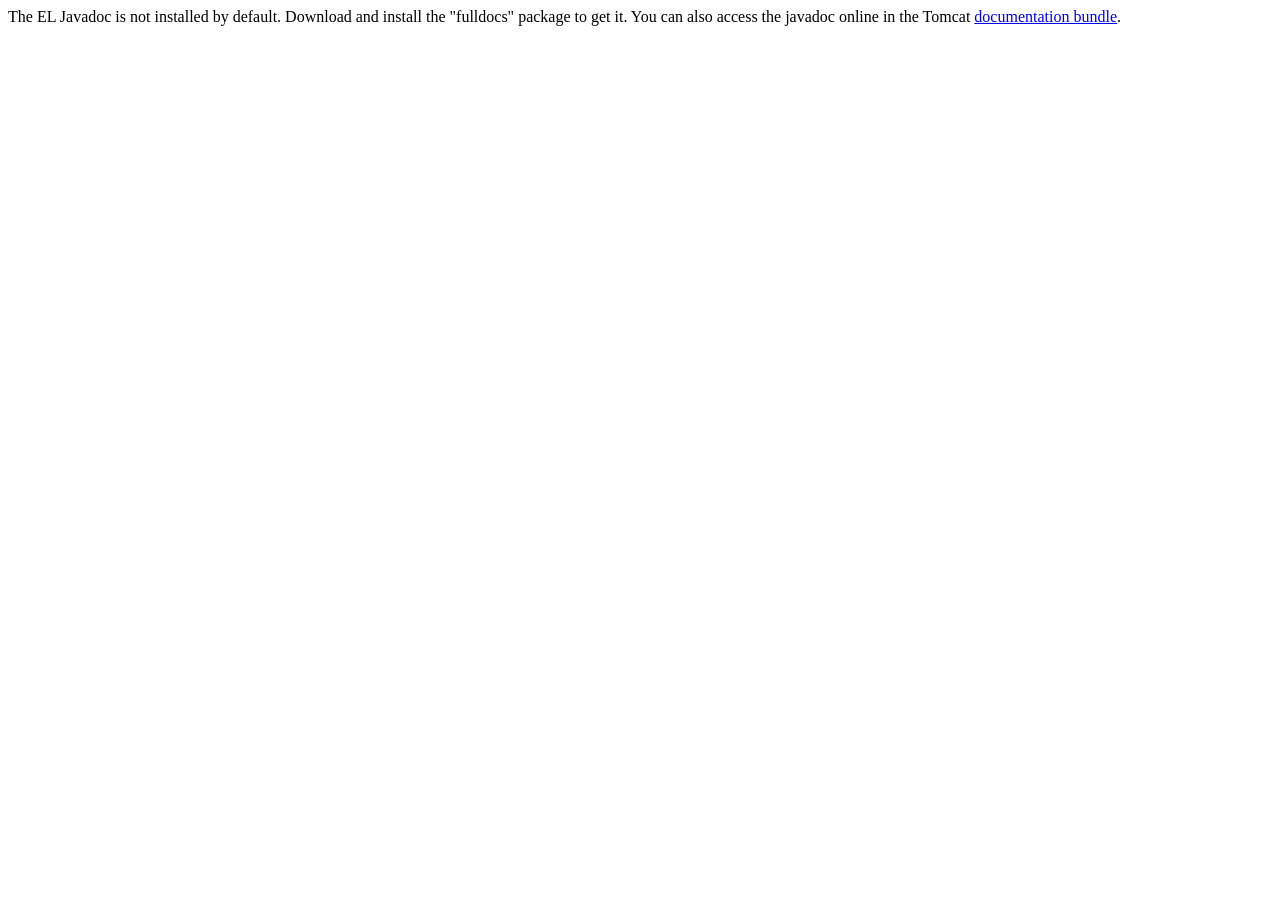
<file: apache-tomcat-10.1.50/webapps/docs/elapi/index.html>
<!--
  Licensed to the Apache Software Foundation (ASF) under one or more
  contributor license agreements.  See the NOTICE file distributed with
  this work for additional information regarding copyright ownership.
  The ASF licenses this file to You under the Apache License, Version 2.0
  (the "License"); you may not use this file except in compliance with
  the License.  You may obtain a copy of the License at

      http://www.apache.org/licenses/LICENSE-2.0

  Unless required by applicable law or agreed to in writing, software
  distributed under the License is distributed on an "AS IS" BASIS,
  WITHOUT WARRANTIES OR CONDITIONS OF ANY KIND, either express or implied.
  See the License for the specific language governing permissions and
  limitations under the License.
-->
<!DOCTYPE html>
<html>
    <head>
    <meta charset="UTF-8" />
    <title>API docs</title>
</head>

<body>

The EL Javadoc is not installed by default. Download and install
the "fulldocs" package to get it.

You can also access the javadoc online in the Tomcat
<a href="https://tomcat.apache.org/tomcat-10.1-doc/">
documentation bundle</a>.

</body>
</html>
</file>
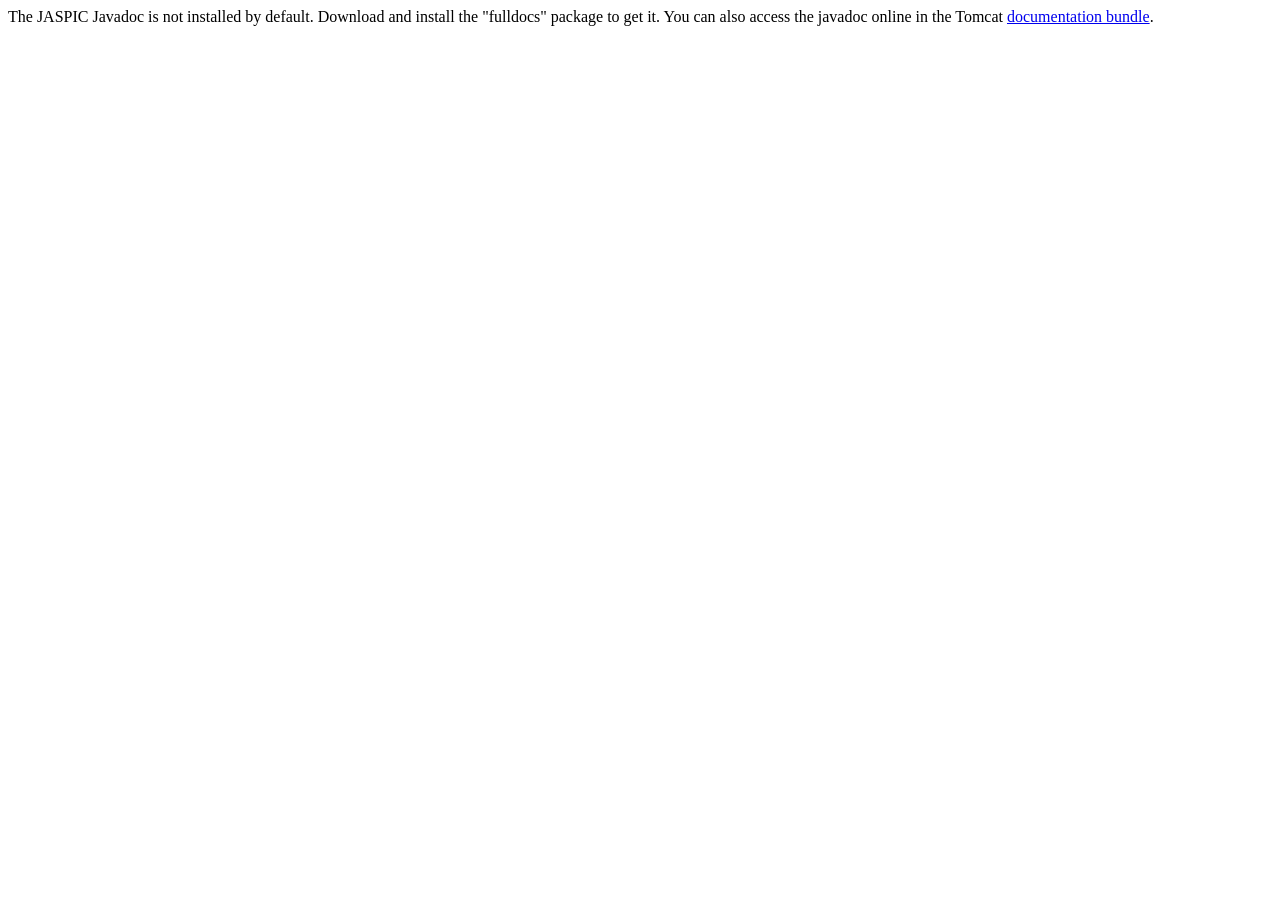
<file: apache-tomcat-10.1.50/webapps/docs/jaspicapi/index.html>
<!--
  Licensed to the Apache Software Foundation (ASF) under one or more
  contributor license agreements.  See the NOTICE file distributed with
  this work for additional information regarding copyright ownership.
  The ASF licenses this file to You under the Apache License, Version 2.0
  (the "License"); you may not use this file except in compliance with
  the License.  You may obtain a copy of the License at

      http://www.apache.org/licenses/LICENSE-2.0

  Unless required by applicable law or agreed to in writing, software
  distributed under the License is distributed on an "AS IS" BASIS,
  WITHOUT WARRANTIES OR CONDITIONS OF ANY KIND, either express or implied.
  See the License for the specific language governing permissions and
  limitations under the License.
-->
<!DOCTYPE html>
<html>
<head>
    <meta charset="UTF-8" />
    <title>API docs</title>
</head>

<body>

The JASPIC Javadoc is not installed by default. Download and install
the "fulldocs" package to get it.

You can also access the javadoc online in the Tomcat
<a href="https://tomcat.apache.org/tomcat-10.1-doc/">
    documentation bundle</a>.

</body>
</html>
</file>
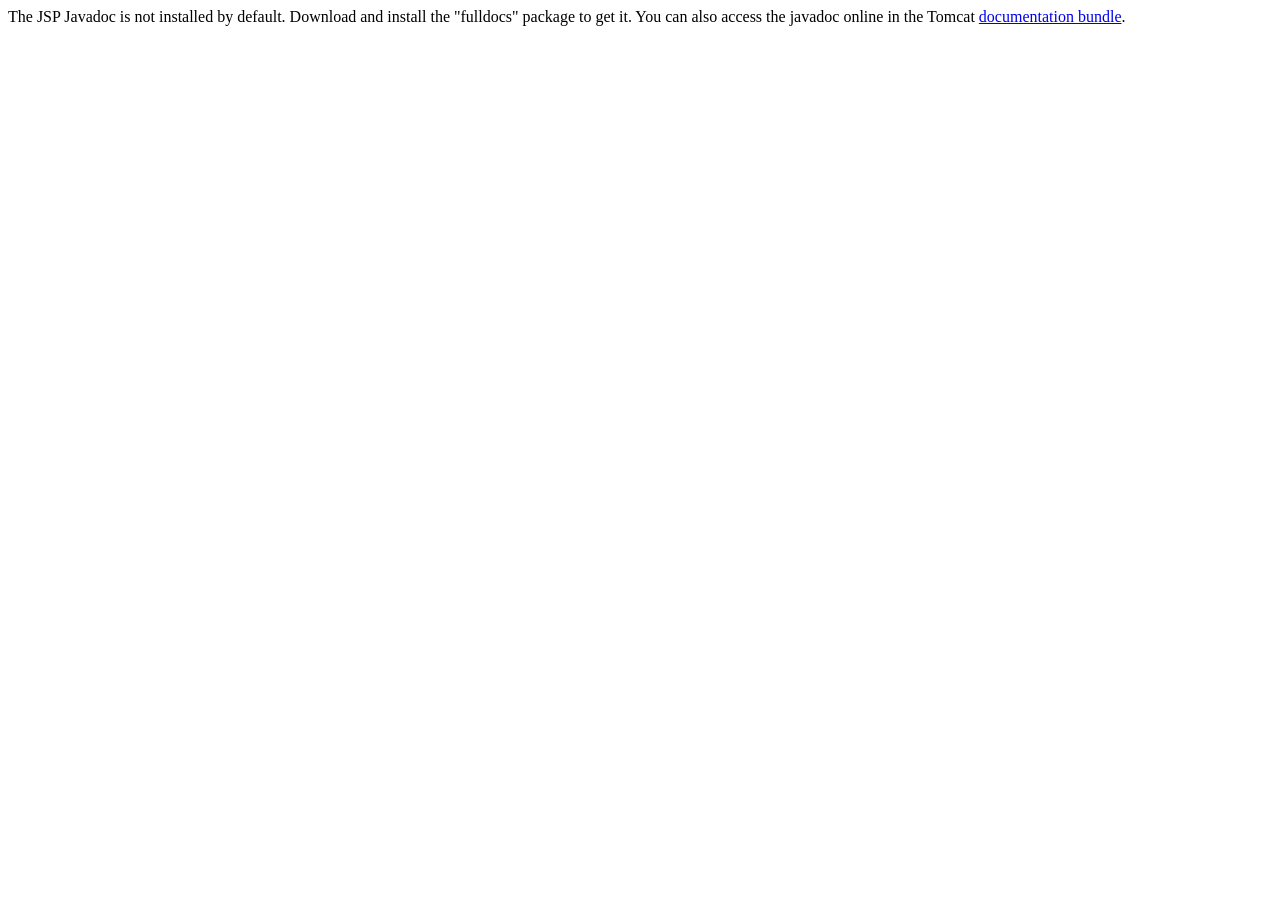
<file: apache-tomcat-10.1.50/webapps/docs/jspapi/index.html>
<!--
  Licensed to the Apache Software Foundation (ASF) under one or more
  contributor license agreements.  See the NOTICE file distributed with
  this work for additional information regarding copyright ownership.
  The ASF licenses this file to You under the Apache License, Version 2.0
  (the "License"); you may not use this file except in compliance with
  the License.  You may obtain a copy of the License at

      http://www.apache.org/licenses/LICENSE-2.0

  Unless required by applicable law or agreed to in writing, software
  distributed under the License is distributed on an "AS IS" BASIS,
  WITHOUT WARRANTIES OR CONDITIONS OF ANY KIND, either express or implied.
  See the License for the specific language governing permissions and
  limitations under the License.
-->
<!DOCTYPE html>
<html>
    <head>
    <meta charset="UTF-8" />
    <title>API docs</title>
</head>

<body>

The JSP Javadoc is not installed by default. Download and install
the "fulldocs" package to get it.

You can also access the javadoc online in the Tomcat
<a href="https://tomcat.apache.org/tomcat-10.1-doc/">
documentation bundle</a>.

</body>
</html>
</file>
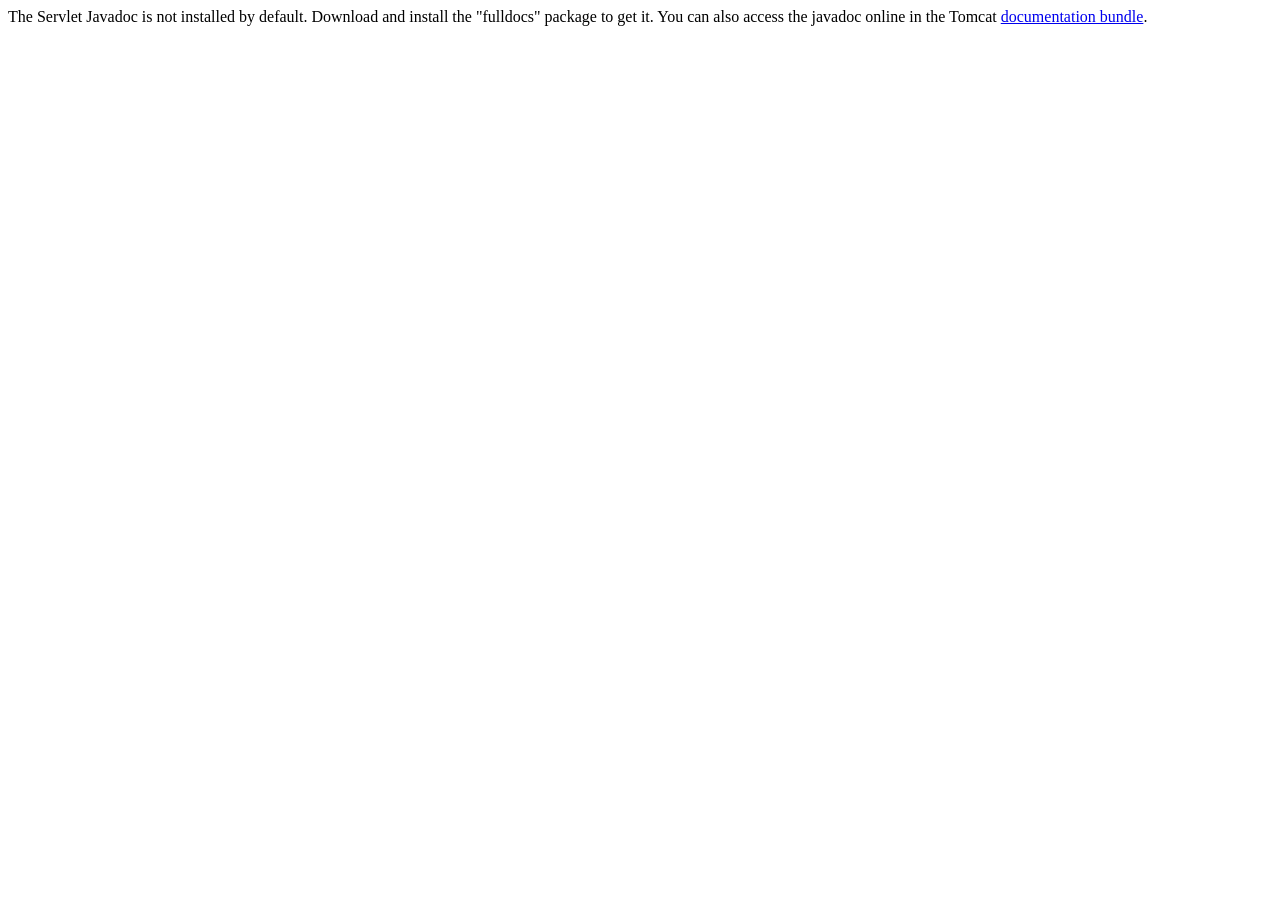
<file: apache-tomcat-10.1.50/webapps/docs/servletapi/index.html>
<!--
  Licensed to the Apache Software Foundation (ASF) under one or more
  contributor license agreements.  See the NOTICE file distributed with
  this work for additional information regarding copyright ownership.
  The ASF licenses this file to You under the Apache License, Version 2.0
  (the "License"); you may not use this file except in compliance with
  the License.  You may obtain a copy of the License at

      http://www.apache.org/licenses/LICENSE-2.0

  Unless required by applicable law or agreed to in writing, software
  distributed under the License is distributed on an "AS IS" BASIS,
  WITHOUT WARRANTIES OR CONDITIONS OF ANY KIND, either express or implied.
  See the License for the specific language governing permissions and
  limitations under the License.
-->
<!DOCTYPE html>
<html>
    <head>
    <meta charset="UTF-8" />
    <title>API docs</title>
</head>

<body>

The Servlet Javadoc is not installed by default. Download and install
the "fulldocs" package to get it.

You can also access the javadoc online in the Tomcat
<a href="https://tomcat.apache.org/tomcat-10.1-doc/">
documentation bundle</a>.

</body>
</html>
</file>
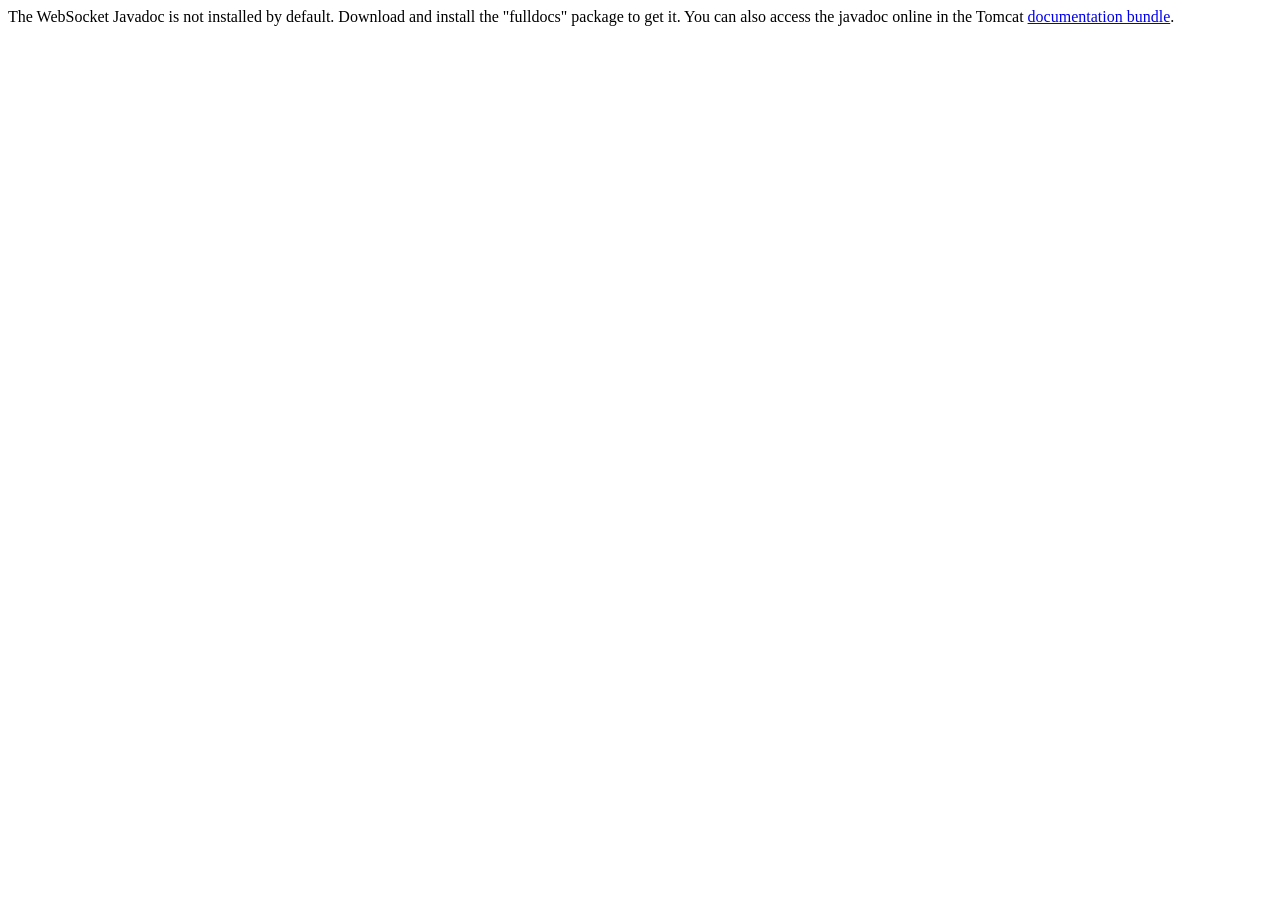
<file: apache-tomcat-10.1.50/webapps/docs/websocketapi/index.html>
<!--
  Licensed to the Apache Software Foundation (ASF) under one or more
  contributor license agreements.  See the NOTICE file distributed with
  this work for additional information regarding copyright ownership.
  The ASF licenses this file to You under the Apache License, Version 2.0
  (the "License"); you may not use this file except in compliance with
  the License.  You may obtain a copy of the License at

      http://www.apache.org/licenses/LICENSE-2.0

  Unless required by applicable law or agreed to in writing, software
  distributed under the License is distributed on an "AS IS" BASIS,
  WITHOUT WARRANTIES OR CONDITIONS OF ANY KIND, either express or implied.
  See the License for the specific language governing permissions and
  limitations under the License.
-->
<!DOCTYPE html>
<html>
    <head>
    <meta charset="UTF-8" />
    <title>API docs</title>
</head>

<body>

The WebSocket Javadoc is not installed by default. Download and install
the "fulldocs" package to get it.

You can also access the javadoc online in the Tomcat
<a href="https://tomcat.apache.org/tomcat-10.1-doc/">
documentation bundle</a>.

</body>
</html>
</file>
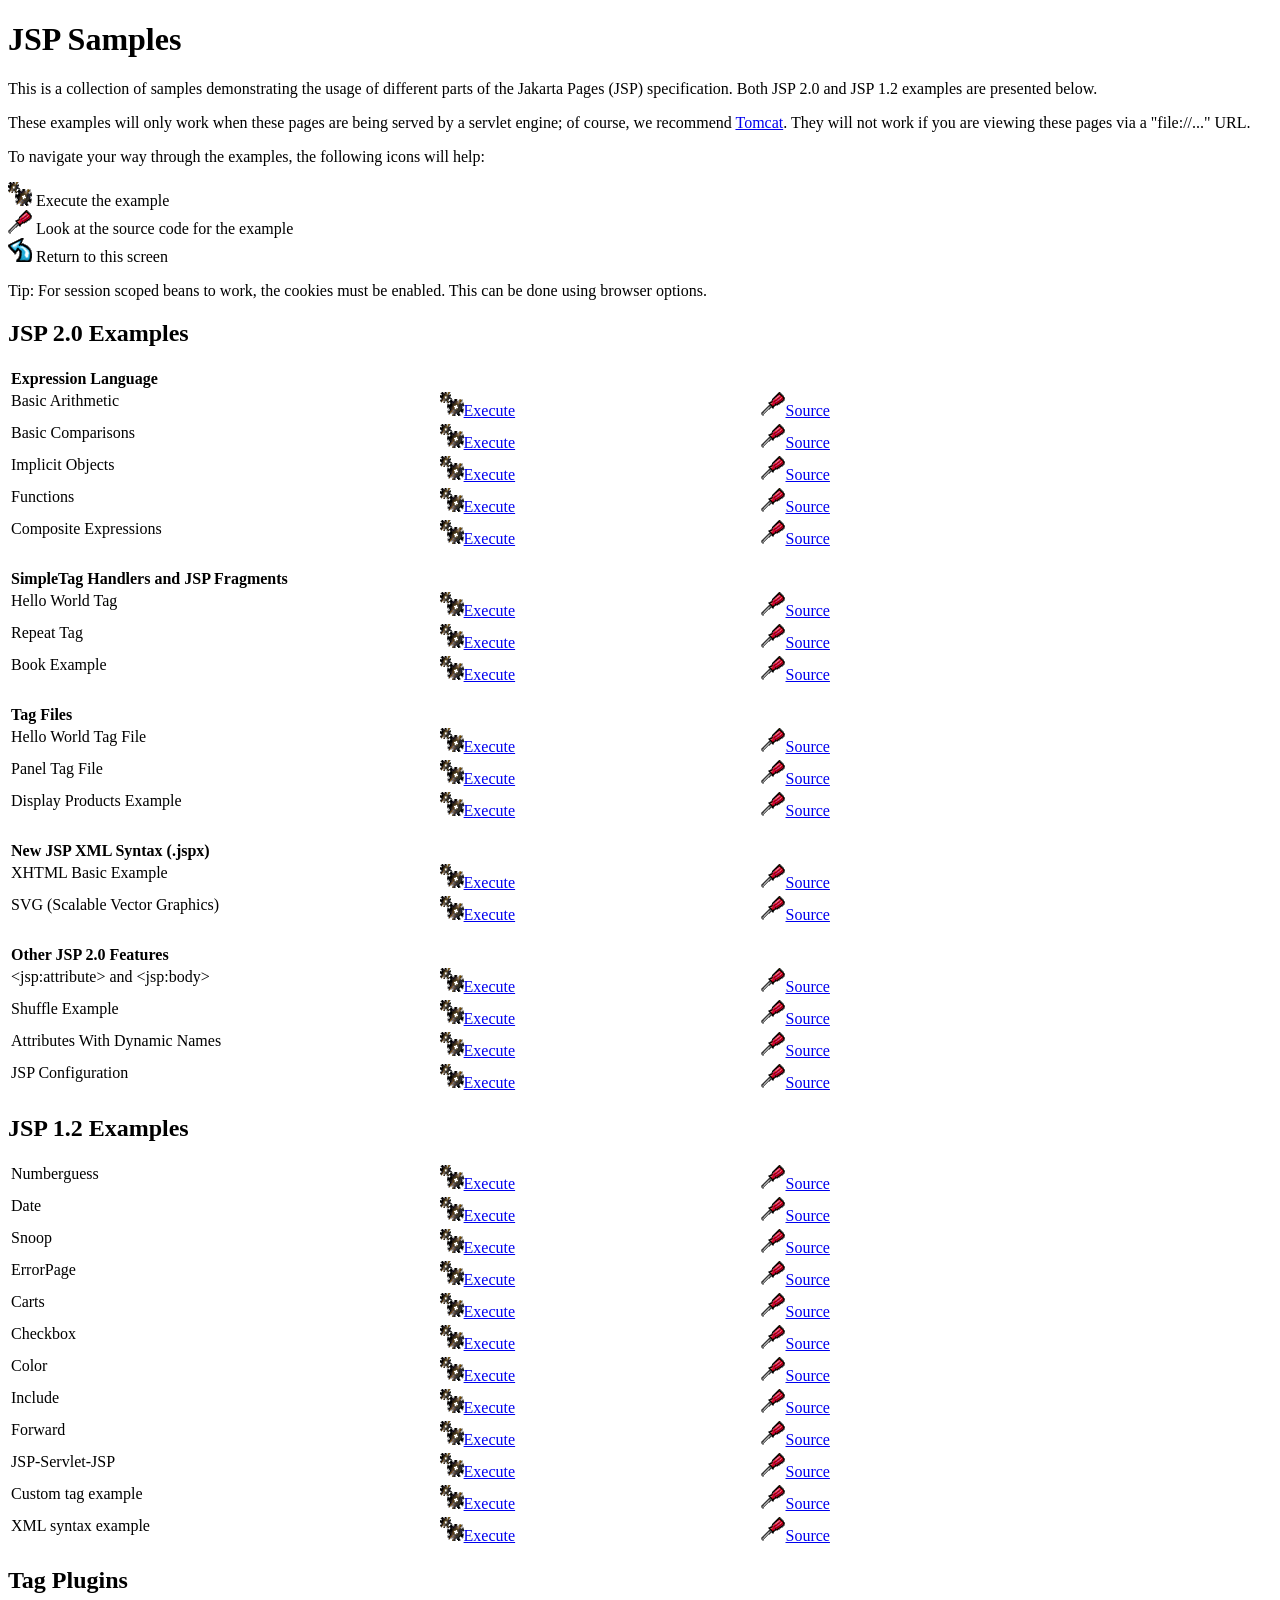
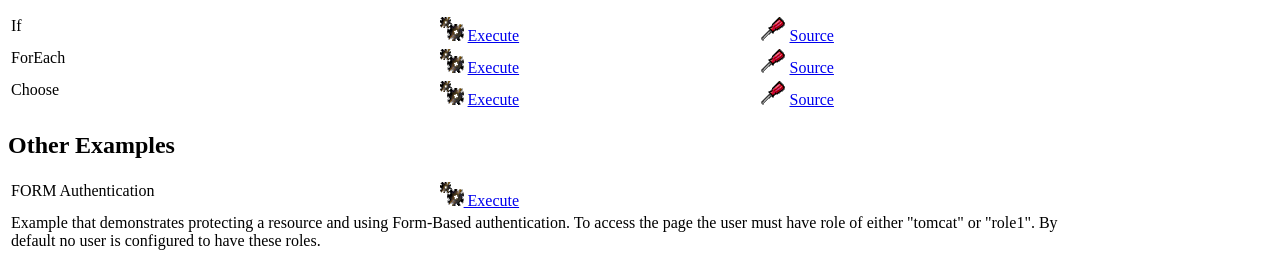
<file: apache-tomcat-10.1.50/webapps/examples/jsp/index.html>
<!--
 Licensed to the Apache Software Foundation (ASF) under one or more
  contributor license agreements.  See the NOTICE file distributed with
  this work for additional information regarding copyright ownership.
  The ASF licenses this file to You under the Apache License, Version 2.0
  (the "License"); you may not use this file except in compliance with
  the License.  You may obtain a copy of the License at

      http://www.apache.org/licenses/LICENSE-2.0

  Unless required by applicable law or agreed to in writing, software
  distributed under the License is distributed on an "AS IS" BASIS,
  WITHOUT WARRANTIES OR CONDITIONS OF ANY KIND, either express or implied.
  See the License for the specific language governing permissions and
  limitations under the License.
-->
<!DOCTYPE html><html lang="en">
<head>
   <meta charset="UTF-8"/>
   <title>JSP Examples</title>
   <style type="text/css">
   img { border: 0; }
   th { text-align: left; }
   tr { vertical-align: top; }
   </style>
</head>
<body>
<h1>JSP
Samples</h1>
<p>This is a collection of samples demonstrating the usage of different
parts of the Jakarta Pages (JSP) specification.  Both JSP 2.0 and
JSP 1.2 examples are presented below.
<p>These examples will only work when these pages are being served by a
servlet engine; of course, we recommend
<a href="https://tomcat.apache.org/">Tomcat</a>.
They will not work if you are viewing these pages via a
"file://..." URL.
<p>To navigate your way through the examples, the following icons will
help:</p>
<ul style="list-style-type: none; padding-left: 0;">
<li><img src="images/execute.gif" alt=""> Execute the example</li>
<li><img src="images/code.gif" alt=""> Look at the source code for the example</li>
<li><img src="images/return.gif" alt=""> Return to this screen</li>
</ul>

<p>Tip: For session scoped beans to work, the cookies must be enabled.
This can be done using browser options.</p>
<h2>JSP 2.0 Examples</h2>

<table style="width: 85%;">
<tr>
<th colspan="3">Expression Language</th>
</tr>

<tr>
<td>Basic Arithmetic</td>
<td style="width: 30%;"><a href="jsp2/el/basic-arithmetic.jsp"><img src="images/execute.gif" alt=""></a><a href="jsp2/el/basic-arithmetic.jsp">Execute</a></td>

<td style="width: 30%;"><a href="jsp2/el/basic-arithmetic.html"><img src="images/code.gif" alt=""></a><a href="jsp2/el/basic-arithmetic.html">Source</a></td>
</tr>

<tr>
<td>Basic Comparisons</td>
<td style="width: 30%;"><a href="jsp2/el/basic-comparisons.jsp"><img src="images/execute.gif" alt=""></a><a href="jsp2/el/basic-comparisons.jsp">Execute</a></td>

<td style="width: 30%;"><a href="jsp2/el/basic-comparisons.html"><img src="images/code.gif" alt=""></a><a href="jsp2/el/basic-comparisons.html">Source</a></td>
</tr>

<tr>
<td>Implicit Objects</td>
<td style="width: 30%;"><a href="jsp2/el/implicit-objects.jsp?foo=bar"><img src="images/execute.gif" alt=""></a><a href="jsp2/el/implicit-objects.jsp?foo=bar">Execute</a></td>

<td style="width: 30%;"><a href="jsp2/el/implicit-objects.html"><img src="images/code.gif" alt=""></a><a href="jsp2/el/implicit-objects.html">Source</a></td>
</tr>
<tr>

<td>Functions</td>
<td style="width: 30%;"><a href="jsp2/el/functions.jsp?foo=JSP+2.0"><img src="images/execute.gif" alt=""></a><a href="jsp2/el/functions.jsp?foo=JSP+2.0">Execute</a></td>

<td style="width: 30%;"><a href="jsp2/el/functions.html"><img src="images/code.gif" alt=""></a><a href="jsp2/el/functions.html">Source</a></td>
</tr>

<tr>
<td>Composite Expressions</td>
<td style="width: 30%;"><a href="jsp2/el/composite.jsp"><img src="images/execute.gif" alt=""></a><a href="jsp2/el/composite.jsp">Execute</a></td>

<td style="width: 30%;"><a href="jsp2/el/composite.html"><img src="images/code.gif" alt=""></a><a href="jsp2/el/composite.html">Source</a></td>
</tr>


<tr>
<th colspan="3"><br />SimpleTag Handlers and JSP Fragments</th>
</tr>

<tr>
<td>Hello World Tag</td>
<td style="width: 30%;"><a href="jsp2/simpletag/hello.jsp"><img src="images/execute.gif" alt=""></a><a href="jsp2/simpletag/hello.jsp">Execute</a></td>

<td style="width: 30%;"><a href="jsp2/simpletag/hello.html"><img src="images/code.gif" alt=""></a><a href="jsp2/simpletag/hello.html">Source</a></td>
</tr>

<tr>
<td>Repeat Tag</td>
<td style="width: 30%;"><a href="jsp2/simpletag/repeat.jsp"><img src="images/execute.gif" alt=""></a><a href="jsp2/simpletag/repeat.jsp">Execute</a></td>

<td style="width: 30%;"><a href="jsp2/simpletag/repeat.html"><img src="images/code.gif" alt=""></a><a href="jsp2/simpletag/repeat.html">Source</a></td>
</tr>

<tr>
<td>Book Example</td>
<td style="width: 30%;"><a href="jsp2/simpletag/book.jsp"><img src="images/execute.gif" alt=""></a><a href="jsp2/simpletag/book.jsp">Execute</a></td>

<td style="width: 30%;"><a href="jsp2/simpletag/book.html"><img src="images/code.gif" alt=""></a><a href="jsp2/simpletag/book.html">Source</a></td>
</tr>

<tr>
<th colspan="3"><br />Tag Files</th>
</tr>

<tr>
<td>Hello World Tag File</td>
<td style="width: 30%;"><a href="jsp2/tagfiles/hello.jsp"><img src="images/execute.gif" alt=""></a><a href="jsp2/tagfiles/hello.jsp">Execute</a></td>

<td style="width: 30%;"><a href="jsp2/tagfiles/hello.html"><img src="images/code.gif" alt=""></a><a href="jsp2/tagfiles/hello.html">Source</a></td>
</tr>

<tr>
<td>Panel Tag File</td>
<td style="width: 30%;"><a href="jsp2/tagfiles/panel.jsp"><img src="images/execute.gif" alt=""></a><a href="jsp2/tagfiles/panel.jsp">Execute</a></td>

<td style="width: 30%;"><a href="jsp2/tagfiles/panel.html"><img src="images/code.gif" alt=""></a><a href="jsp2/tagfiles/panel.html">Source</a></td>
</tr>

<tr>
<td>Display Products Example</td>
<td style="width: 30%;"><a href="jsp2/tagfiles/products.jsp"><img src="images/execute.gif" alt=""></a><a href="jsp2/tagfiles/products.jsp">Execute</a></td>

<td style="width: 30%;"><a href="jsp2/tagfiles/products.html"><img src="images/code.gif" alt=""></a><a href="jsp2/tagfiles/products.html">Source</a></td>
</tr>

<tr>
<th colspan="3"><br />New JSP XML Syntax (.jspx)</th>
</tr>

<tr>
<td>XHTML Basic Example</td>
<td style="width: 30%;"><a href="jsp2/jspx/basic.jspx"><img src="images/execute.gif" alt=""></a><a href="jsp2/jspx/basic.jspx">Execute</a></td>

<td style="width: 30%;"><a href="jsp2/jspx/basic.html"><img src="images/code.gif" alt=""></a><a href="jsp2/jspx/basic.html">Source</a></td>
</tr>

<tr>
<td>SVG (Scalable Vector Graphics)</td>
<td style="width: 30%;"><a href="jsp2/jspx/svgexample.html"><img src="images/execute.gif" alt=""></a><a href="jsp2/jspx/svgexample.html">Execute</a></td>

<td style="width: 30%;"><a href="jsp2/jspx/textRotate.html"><img src="images/code.gif" alt=""></a><a href="jsp2/jspx/textRotate.html">Source</a></td>
</tr>

<tr>
<th colspan="3"><br />Other JSP 2.0 Features</th>
</tr>

<tr>
<td>&lt;jsp:attribute&gt; and &lt;jsp:body&gt;</td>
<td style="width: 30%;"><a href="jsp2/jspattribute/jspattribute.jsp"><img src="images/execute.gif" alt=""></a><a href="jsp2/jspattribute/jspattribute.jsp">Execute</a></td>

<td style="width: 30%;"><a href="jsp2/jspattribute/jspattribute.html"><img src="images/code.gif" alt=""></a><a href="jsp2/jspattribute/jspattribute.html">Source</a></td>
</tr>

<tr>
<td>Shuffle Example</td>
<td style="width: 30%;"><a href="jsp2/jspattribute/shuffle.jsp"><img src="images/execute.gif" alt=""></a><a href="jsp2/jspattribute/shuffle.jsp">Execute</a></td>

<td style="width: 30%;"><a href="jsp2/jspattribute/shuffle.html"><img src="images/code.gif" alt=""></a><a href="jsp2/jspattribute/shuffle.html">Source</a></td>
</tr>

<tr>
<td>Attributes With Dynamic Names</td>
<td style="width: 30%;"><a href="jsp2/misc/dynamicattrs.jsp"><img src="images/execute.gif" alt=""></a><a href="jsp2/misc/dynamicattrs.jsp">Execute</a></td>

<td style="width: 30%;"><a href="jsp2/misc/dynamicattrs.html"><img src="images/code.gif" alt=""></a><a href="jsp2/misc/dynamicattrs.html">Source</a></td>
</tr>

<tr>
<td>JSP Configuration</td>
<td style="width: 30%;"><a href="jsp2/misc/config.jsp"><img src="images/execute.gif" alt=""></a><a href="jsp2/misc/config.jsp">Execute</a></td>

<td style="width: 30%;"><a href="jsp2/misc/config.html"><img src="images/code.gif" alt=""></a><a href="jsp2/misc/config.html">Source</a></td>
</tr>

</table>

<h2>JSP 1.2 Examples</h2>
<table style="width: 85%;">
<tr>
<td>Numberguess</td>

<td style="width: 30%;"><a href="num/numguess.jsp"><img src="images/execute.gif" alt=""></a><a href="num/numguess.jsp">Execute</a></td>

<td style="width: 30%;"><a href="num/numguess.html"><img src="images/code.gif" alt=""></a><a href="num/numguess.html">Source</a></td>
</tr>

<tr>
<td>Date</td>

<td style="width: 30%;"><a href="dates/date.jsp"><img src="images/execute.gif" alt=""></a><a href="dates/date.jsp">Execute</a></td>

<td style="width: 30%;"><a href="dates/date.html"><img src="images/code.gif" alt=""></a><a href="dates/date.html">Source</a></td>
</tr>

<tr>
<td>Snoop</td>

<td style="width: 30%;"><a href="snp/snoop.jsp"><img src="images/execute.gif" alt=""></a><a href="snp/snoop.jsp">Execute</a></td>

<td style="width: 30%;"><a href="snp/snoop.html"><img src="images/code.gif" alt=""></a><a href="snp/snoop.html">Source</a></td>
</tr>

<tr>
<td>ErrorPage</td>

<td style="width: 30%;"><a href="error/error.html"><img src="images/execute.gif" alt=""></a><a href="error/error.html">Execute</a></td>

<td style="width: 30%;"><a href="error/er.html"><img src="images/code.gif" alt=""></a><a href="error/er.html">Source</a></td>
</tr>

<tr>
<td>Carts</td>

<td style="width: 30%;"><a href="sessions/shopping.jsp"><img src="images/execute.gif" alt=""></a><a href="sessions/shopping.jsp">Execute</a></td>

<td style="width: 30%;"><a href="sessions/crt.html"><img src="images/code.gif" alt=""></a><a href="sessions/crt.html">Source</a></td>
</tr>

<tr>
<td>Checkbox</td>

<td style="width: 30%;"><a href="checkbox/check.html"><img src="images/execute.gif" alt=""></a><a href="checkbox/check.html">Execute</a></td>

<td style="width: 30%;"><a href="checkbox/cresult.html"><img src="images/code.gif" alt=""></a><a href="checkbox/cresult.html">Source</a></td>
</tr>

<tr>
<td>Color</td>

<td style="width: 30%;"><a href="colors/colors.html"><img src="images/execute.gif" alt=""></a><a href="colors/colors.html">Execute</a></td>

<td style="width: 30%;"><a href="colors/clr.html"><img src="images/code.gif" alt=""></a><a href="colors/clr.html">Source</a></td>
</tr>

<tr>
<td>Include</td>

<td style="width: 30%;"><a href="include/include.jsp"><img src="images/execute.gif" alt=""></a><a href="include/include.jsp">Execute</a></td>

<td style="width: 30%;"><a href="include/inc.html"><img src="images/code.gif" alt=""></a><a href="include/inc.html">Source</a></td>
</tr>

<tr>
<td>Forward</td>

<td style="width: 30%;"><a href="forward/forward.jsp"><img src="images/execute.gif" alt=""></a><a href="forward/forward.jsp">Execute</a></td>

<td style="width: 30%;"><a href="forward/fwd.html"><img src="images/code.gif" alt=""></a><a href="forward/fwd.html">Source</a></td>
</tr>

<tr>
<td>JSP-Servlet-JSP</td>

<td style="width: 30%;"><a href="jsptoserv/jsptoservlet.jsp"><img src="images/execute.gif" alt=""></a><a href="jsptoserv/jsptoservlet.jsp">Execute</a></td>

<td style="width: 30%;"><a href="jsptoserv/jts.html"><img src="images/code.gif" alt=""></a><a href="jsptoserv/jts.html">Source</a></td>
</tr>

<tr>
<td>Custom tag example</td>

<td style="width: 30%;"><a href="simpletag/foo.jsp"><img src="images/execute.gif" alt=""></a><a href="simpletag/foo.jsp">Execute</a></td>

<td style="width: 30%;"><a href="simpletag/foo.html"><img src="images/code.gif" alt=""></a><a href="simpletag/foo.html">Source</a></td>
</tr>

<tr>
<td>XML syntax example</td>
<td style="width: 30%;"><a href="xml/xml.jsp"><img src="images/execute.gif" alt=""></a><a href="xml/xml.jsp">Execute</a></td>

<td style="width: 30%;"><a href="xml/xml.html"><img src="images/code.gif" alt=""></a><a href="xml/xml.html">Source</a></td>
</tr>

</table>

<h2>Tag Plugins</h2>
<table style="width: 85%;">

<tr>
  <td>If</td>
  <td style="width: 30%;">
    <a href="tagplugin/if.jsp"><img src="images/execute.gif" alt=""></a>
    <a href="tagplugin/if.jsp">Execute</a>
  </td>
  <td style="width: 30%;">
    <a href="tagplugin/if.html"><img src="images/code.gif" alt=""></a>
    <a href="tagplugin/if.html">Source</a>
  </td>
</tr>

<tr>
  <td>ForEach</td>
  <td style="width: 30%;">
    <a href="tagplugin/foreach.jsp"><img src="images/execute.gif" alt=""></a>
    <a href="tagplugin/foreach.jsp">Execute</a>
  </td>
  <td style="width: 30%;">
    <a href="tagplugin/foreach.html"><img src="images/code.gif" alt=""></a>
    <a href="tagplugin/foreach.html">Source</a>
  </td>
</tr>

<tr>
  <td>Choose</td>
  <td style="width: 30%;">
    <a href="tagplugin/choose.jsp"><img src="images/execute.gif" alt=""></a>
    <a href="tagplugin/choose.jsp">Execute</a>
  </td>
  <td style="width: 30%;">
    <a href="tagplugin/choose.html"><img src="images/code.gif" alt=""></a>
    <a href="tagplugin/choose.html">Source</a>
  </td>
</tr>

</table>

<h2>Other Examples</h2>
<table style="width: 85%;">

<tr>
  <td>FORM Authentication</td>
  <td style="width: 30%;">
    <a href="security/protected/index.jsp"><img src="images/execute.gif" alt=""> Execute</a>
  </td>
  <td style="width: 30%;"></td>
</tr>
<tr>
  <td colspan="3">Example that demonstrates protecting a resource and
    using Form-Based authentication. To access the page the user must
    have role of either "tomcat" or "role1". By default no user
    is configured to have these roles.</td>
</tr>

</table>
</body>
</html>
</file>
<file: apache-tomcat-10.1.50/webapps/docs/images/docs-stylesheet.css>
@charset "utf-8";
/*
  Licensed to the Apache Software Foundation (ASF) under one or more
  contributor license agreements.  See the NOTICE file distributed with
  this work for additional information regarding copyright ownership.
  The ASF licenses this file to You under the Apache License, Version 2.0
  (the "License"); you may not use this file except in compliance with
  the License.  You may obtain a copy of the License at

      http://www.apache.org/licenses/LICENSE-2.0

  Unless required by applicable law or agreed to in writing, software
  distributed under the License is distributed on an "AS IS" BASIS,
  WITHOUT WARRANTIES OR CONDITIONS OF ANY KIND, either express or implied.
  See the License for the specific language governing permissions and
  limitations under the License.
*/

/* Fonts */
@import url("fonts/fonts.css");

/* General style */

h1, h2, h3, h4, h5, h6, th {
  font-weight: 600;
}

body {
  margin: 0;
}

body, input {
  font-family: 'Open Sans', sans-serif;
  font-size: 10.5pt;
}

code, pre {
  font-family: Consolas, monospace;
}

img {
  border: 0;
}

table {
  border-collapse: collapse;
  text-align: left;
}
table *:not(table) {
  /* Prevent border-collapsing for table child elements like <div> */
  border-collapse: separate;
}

th {
  text-align: left;
}

main {
  /* Remove this once all IEs support <main> element */
  display: block;
}


/* Layout */

#wrapper {
  min-width: 400px;
}

#header {
  border-bottom: 1px solid #bbb;
}

@media not print {
    #header {
        box-shadow: 0 0 7px #aaa;
    }
}

#header > div {
  padding-left: 15px;
  padding-right: 15px;

  /* Work-around for old browsers: */
  background-color: #F8F3E4;
  background: linear-gradient(to bottom, #ffffff -10%, #F8F3E4 100%);
  position: relative;
}

#header .logo {
  float: left;
  padding-top: 10px;
  min-width: 190px;
}

#header .logo  img{
  /* To avoid that the Font Descender being added to the parent div's height */
  vertical-align: middle;
}

#header .asfLogo {
  float: right;
  position: relative;
  top: 8px;
}

#header h1 {
  margin-top: 0.6em;
  margin-bottom: 0;
}

#header .versionInfo {
  font-size: 13pt;
  margin-bottom: 1em;
}

#middle {
  display: table;
  table-layout: fixed;
  margin: 0;
  width: 100%;
}
#middle > div { display: table-row; }
#middle > div > div { display: table-cell; vertical-align: top; }



#mainLeft {
  width: 190px;
}

#mainLeft > div {
  margin-top: -1px; /* to overwrite border of element above */
  padding-left: 16px;
  padding-right: 14px;
  padding-top: 6px;
  padding-bottom: 15px;
  background-color: #F8F3E4;
  border-right: 1px solid #bbb;
  border-bottom: 1px solid #bbb;
  font-size: 10pt;
  border-bottom-right-radius: 20px;
  box-shadow: 0 0 5px #aaa;
}

#mainLeft h2 {
  margin-bottom: 0.2em;
  font-size: 1.2em;
}

#mainLeft ul {
  padding: 0;
  margin: 0;
  list-style-type: none;
}

#mainLeft ul a {
  text-indent: -0.6em;
  padding-left: 1.4em;
  display: block;
  text-decoration: none;
  color: #444;
}
#mainLeft ul a:hover {
  color: #000;
  background-color: #D1c9b9;
}

#mainRight {
  padding-left: 14px;
  padding-right: 20px;

}

#footer {
  margin-top: 30px;
  padding-top: 20px;
  padding-bottom: 20px;
  padding-left: 20px;
  padding-right: 20px;
  border-top: 1px solid #ccc;
  color: #444;
  text-align: center;
  /* font-style: italic; */
  font-size: 9pt;
}


/* Content */

#content div.text {
  padding-left: 1em;
  padding-left: 1em;
}

#content h3, #content h4, #content h5, #content h6 {
  padding-left: 5px;
  padding-right: 5px;
  background-color: #eaeaea;
}

@media not print {
    #content h3, #content h4, #content h5, #content h6 {
        border: 1px solid #ccc;
        border-radius: 4px;
    }
}

#content h4, #content h5, #content h6 {
  background-color: #f6f6f6;
}

code {
  background-color: rgb(224,255,255);
}

div.codeBox pre code, code.attributeName, code.propertyName, code.noHighlight, .noHighlight code {
  background-color: transparent;
}
div.codeBox {
  overflow: auto;
  margin: 1em 0;
}
div.codeBox pre {
  margin: 0;
  padding: 4px;
  border: 1px solid #999;
  border-radius: 5px;
  background-color: #eff8ff;
  display: table; /* To prevent <pre>s from taking the complete available width. */
  /*
  When it is officially supported, use the following CSS instead of display: table
  to prevent big <pre>s from exceeding the browser window:
  max-width: available;
  width: min-content;
  */
}

div.codeBox pre.wrap {
  white-space: pre-wrap;
}


table.defaultTable tr, table.detail-table tr {
    border: 1px solid #CCC;
}

table.defaultTable tr:nth-child(even), table.detail-table tr:nth-child(even) {
    background-color: #FAFBFF;
}

table.defaultTable tr:nth-child(odd), table.detail-table tr:nth-child(odd) {
    background-color: #EEEFFF;
}

table.defaultTable th, table.detail-table th {
  background-color: #88b;
  color: #fff;
}

table.defaultTable th, table.defaultTable td, table.detail-table th, table.detail-table td {
  padding: 5px 8px;
}


p.notice {
  border: 1px solid rgb(255, 0, 0);
  background-color: rgb(238, 238, 238);
  color: rgb(0, 51, 102);
  padding: 0.5em;
  margin: 1em 2em 1em 1em;
}


/* Changelog-Styles */

ul.changelog {
  padding-left: 1em;
  list-style-type: none;
}

ul.changelog  li{
  padding-top: 5px;
  padding-bottom: 5px;
}

ul.changelog img {
  vertical-align: middle
}


/* Printer-only Styles */
@media print {
    .noPrint { display: none; }
    #middle > div > div#mainLeft { display: none; }
    a { color: inherit; text-decoration: none; }
}

/* Fix for Comments section which contains a <h4> */
#comments_thread h1, #comments_thread h2, #comments_thread h3, #comments_thread h4, #comments_thread h5, #comments_thread h6 {
    border: none;
    background-color: transparent;
}
</file>
